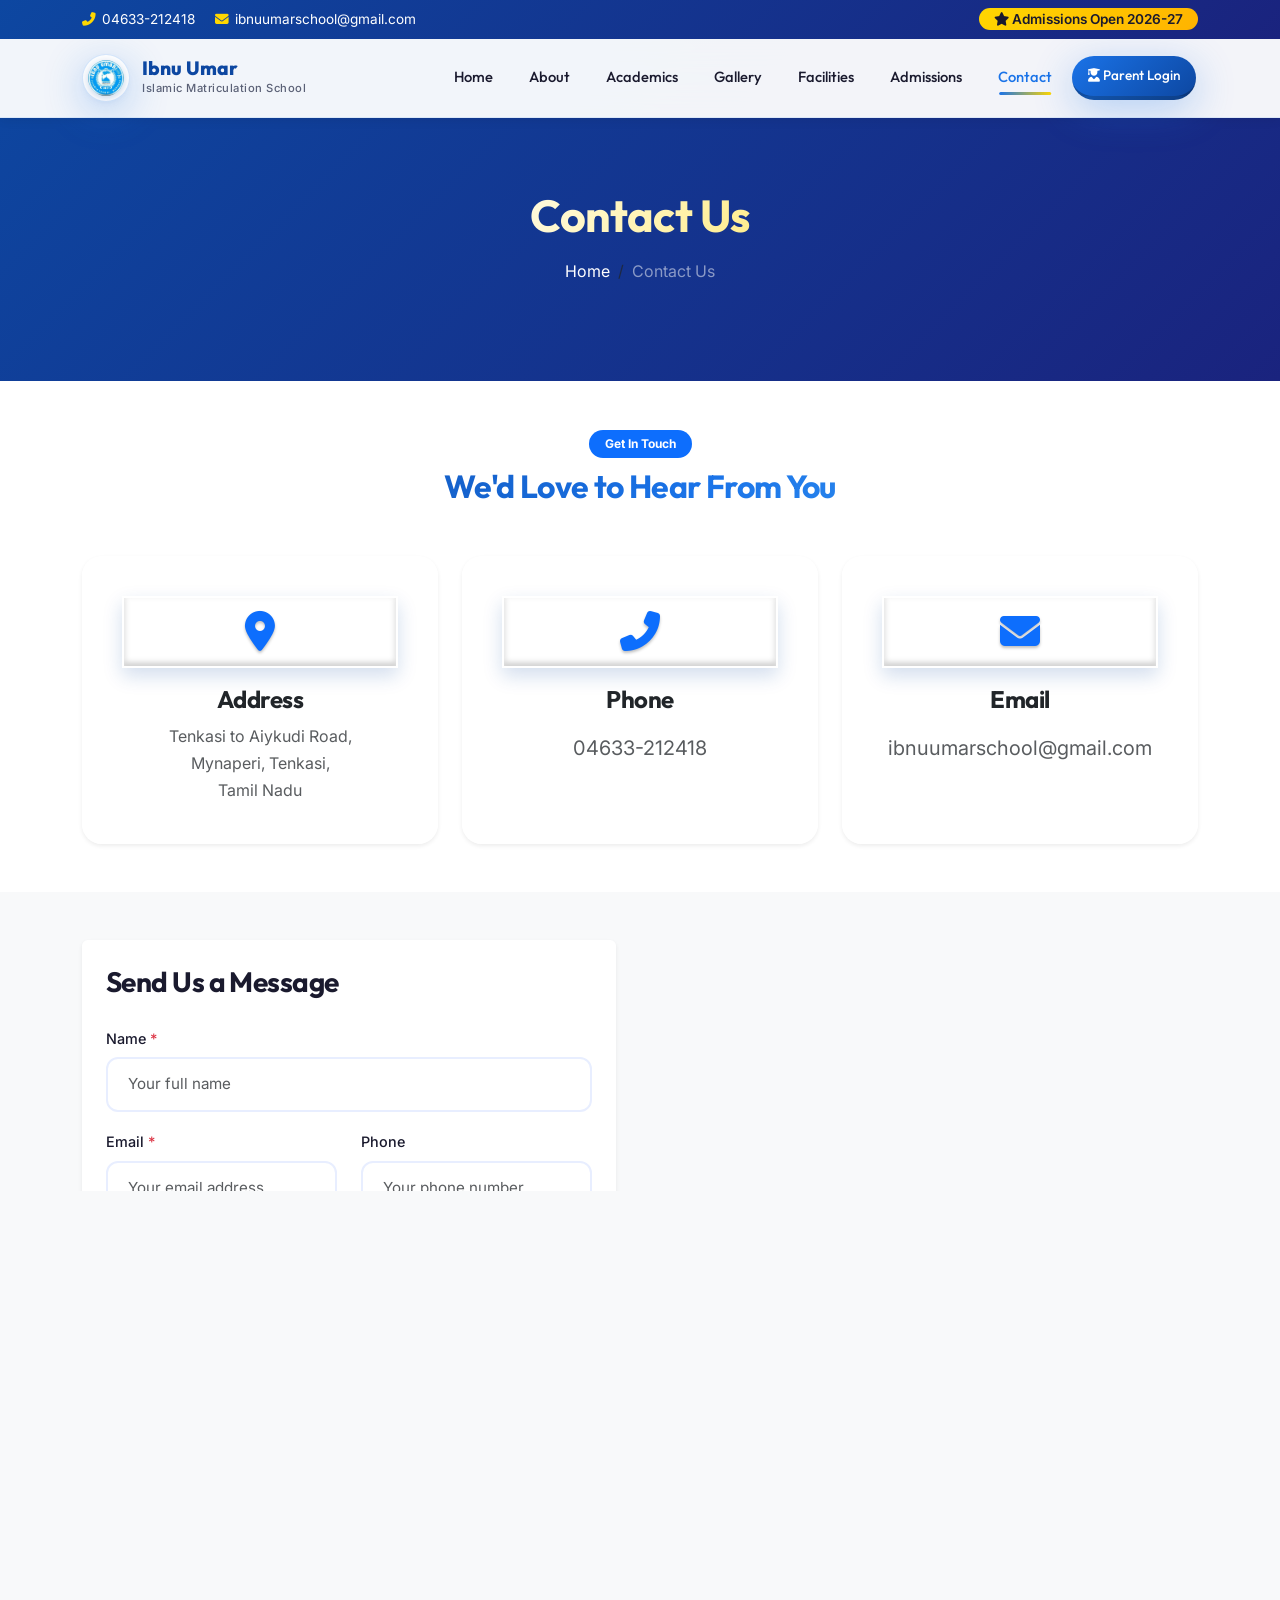
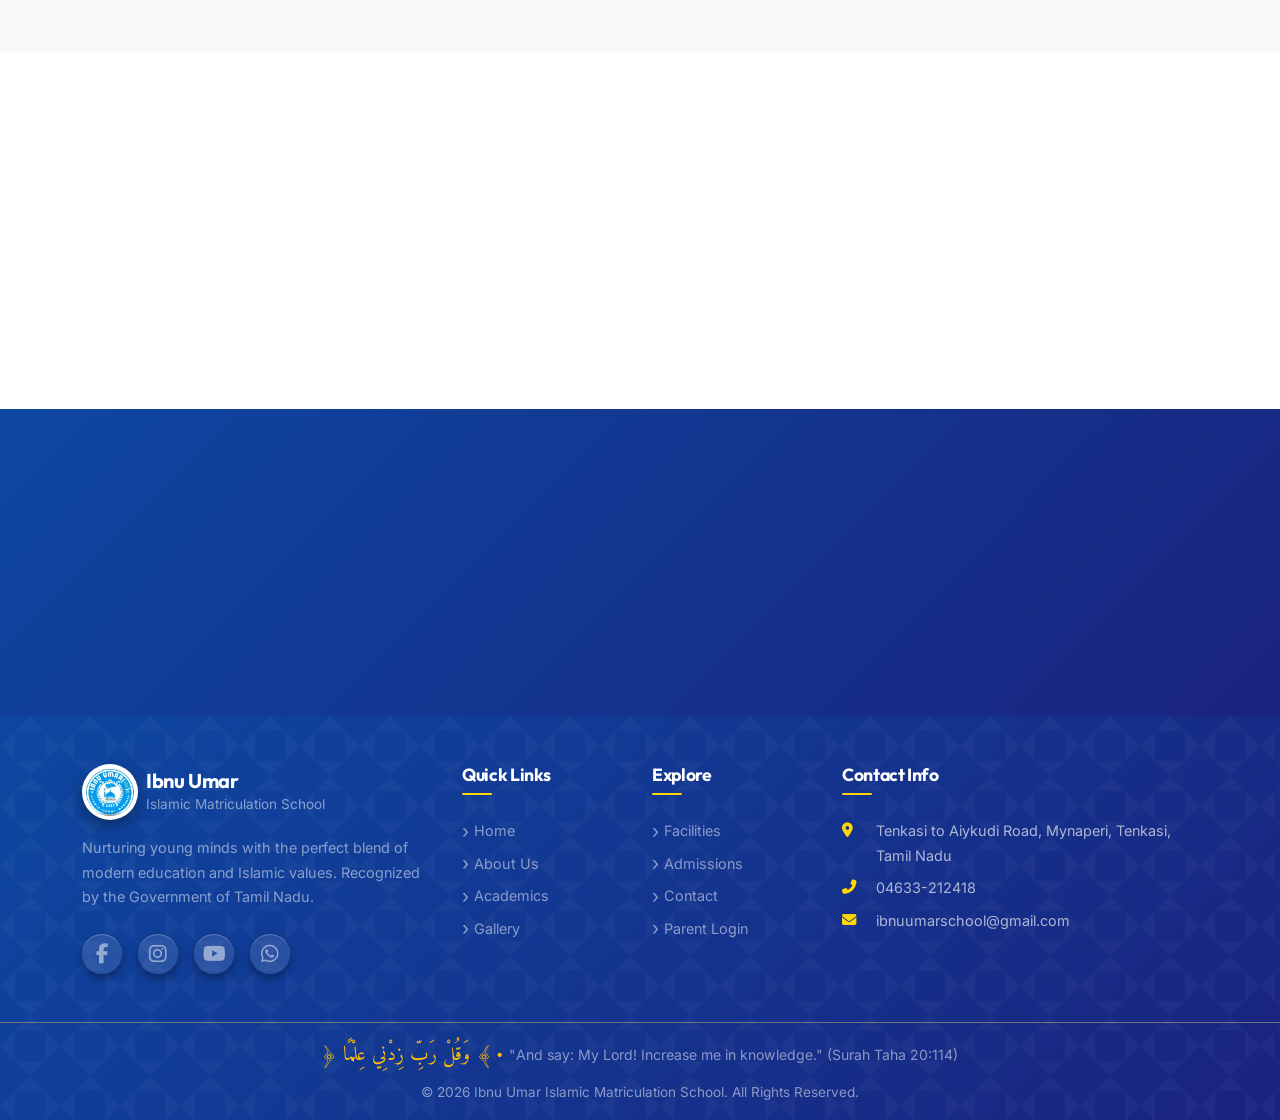
<file: contact.html>
<!DOCTYPE html>
<html lang="en">
<head>
    <meta charset="UTF-8">
    <meta name="viewport" content="width=device-width, initial-scale=1.0">
    <meta name="theme-color" content="#0d47a1">
    <link rel="icon" type="image/png" href="images/logo.png">
    <title>Contact Us - Ibnu Umar Islamic Matriculation School</title>
    <!-- Google Fonts -->
    <link rel="preconnect" href="https://fonts.googleapis.com">
    <link rel="preconnect" href="https://fonts.gstatic.com" crossorigin>
    <link href="https://fonts.googleapis.com/css2?family=Outfit:wght@400;500;600;700;800;900&family=Inter:wght@300;400;500;600&family=Amiri:wght@400;700&display=swap" rel="stylesheet">
    <!-- Font Awesome -->
    <link rel="stylesheet" href="https://cdnjs.cloudflare.com/ajax/libs/font-awesome/6.4.2/css/all.min.css">
    <!-- Bootstrap CSS -->
    <link href="https://cdn.jsdelivr.net/npm/bootstrap@5.3.2/dist/css/bootstrap.min.css" rel="stylesheet">
    <!-- AOS CSS -->
    <link href="https://cdn.jsdelivr.net/npm/aos@2.3.4/dist/aos.css" rel="stylesheet">
    <!-- Custom CSS -->
    <link rel="stylesheet" href="css/style.css">
</head>
<body>

    <!-- Preloader -->
    <div id="preloader" class="preloader">
        <img src="images/logo.png" alt="Ibnu Umar School Logo" class="preloader-logo" onerror="this.remove()">
        <p class="preloader-text">Ibnu Umar Islamic Matriculation School</p>
    </div>

    <!-- Top Bar -->
    <div class="top-bar">
        <div class="container">
            <div class="top-bar-content">
                <div class="top-bar-left">
                    <span><i class="fas fa-phone-alt"></i> 04633-212418</span>
                    <span><i class="fas fa-envelope"></i> ibnuumarschool@gmail.com</span>
                </div>
                <div class="top-bar-right">
                    <span class="admission-badge"><i class="fas fa-star"></i> Admissions Open 2026-27</span>
                </div>
            </div>
        </div>
    </div>

    <!-- Navbar -->
    <nav class="navbar navbar-expand-lg fixed-top" id="mainNavbar">
        <div class="container">
            <a class="navbar-brand" href="index.html">
                <div class="brand-wrapper">
                    <div class="brand-icon">
                        <img src="images/logo.png" alt="Ibnu Umar School Logo" class="brand-logo" onerror="this.remove()">
                    </div>
                    <div class="brand-text">
                        <span class="brand-name">Ibnu Umar</span>
                        <span class="brand-tagline">Islamic Matriculation School</span>
                    </div>
                </div>
            </a>
            <button class="navbar-toggler" type="button" data-bs-toggle="collapse" data-bs-target="#navbarNav">
                <span class="navbar-toggler-icon"></span>
            </button>
            <div class="collapse navbar-collapse" id="navbarNav">
                <ul class="navbar-nav ms-auto">
                    <li class="nav-item"><a class="nav-link" href="index.html">Home</a></li>
                    <li class="nav-item"><a class="nav-link" href="about.html">About</a></li>
                    <li class="nav-item"><a class="nav-link" href="academics.html">Academics</a></li>
                    <li class="nav-item"><a class="nav-link" href="gallery.html">Gallery</a></li>
                    <li class="nav-item"><a class="nav-link" href="facilities.html">Facilities</a></li>
                    <li class="nav-item"><a class="nav-link" href="admissions.html">Admissions</a></li>
                    <li class="nav-item"><a class="nav-link active" href="contact.html">Contact</a></li>
                    <li class="nav-item"><a class="nav-link btn-parent-login" href="https://ibnuumar.mspeducare.com/" target="_blank"><i class="fas fa-user-graduate"></i> Parent Login</a></li>
                </ul>
            </div>
        </div>
    </nav>

    <!-- Page Header Banner -->
    <section class="page-header bg-primary text-white">
        <div class="container text-center">
            <h1 class="display-4 fw-bold" data-aos="fade-down">Contact Us</h1>
            <nav aria-label="breadcrumb" data-aos="fade-up" data-aos-delay="100">
                <ol class="breadcrumb justify-content-center">
                    <li class="breadcrumb-item"><a href="index.html" class="text-white text-decoration-none">Home</a></li>
                    <li class="breadcrumb-item active text-white-50" aria-current="page">Contact Us</li>
                </ol>
            </nav>
        </div>
    </section>

    <!-- Contact Info Cards Section -->
    <section class="section-white py-5">
        <div class="container">
            <div class="text-center mb-5" data-aos="fade-up">
                <span class="badge bg-primary rounded-pill px-3 py-2 mb-2">Get In Touch</span>
                <h2 class="fw-bold">We'd Love to Hear From You</h2>
            </div>
            <div class="row g-4">
                <div class="col-lg-4 col-md-6" data-aos="fade-up" data-aos-delay="100">
                    <div class="card glass-card-white h-100 text-center p-4 border-0 shadow-sm">
                        <div class="card-body">
                            <div class="icon-wrapper mb-3 text-primary fs-1">
                                <i class="fas fa-map-marker-alt"></i>
                            </div>
                            <h4 class="card-title fw-bold">Address</h4>
                            <p class="card-text text-muted">Tenkasi to Aiykudi Road,<br>Mynaperi, Tenkasi,<br>Tamil Nadu</p>
                        </div>
                    </div>
                </div>
                <div class="col-lg-4 col-md-6" data-aos="fade-up" data-aos-delay="200">
                    <div class="card glass-card-white h-100 text-center p-4 border-0 shadow-sm">
                        <div class="card-body">
                            <div class="icon-wrapper mb-3 text-primary fs-1">
                                <i class="fas fa-phone-alt"></i>
                            </div>
                            <h4 class="card-title fw-bold">Phone</h4>
                            <p class="card-text text-muted mt-3 fs-5">04633-212418</p>
                        </div>
                    </div>
                </div>
                <div class="col-lg-4 col-md-6 offset-md-3 offset-lg-0" data-aos="fade-up" data-aos-delay="300">
                    <div class="card glass-card-white h-100 text-center p-4 border-0 shadow-sm">
                        <div class="card-body">
                            <div class="icon-wrapper mb-3 text-primary fs-1">
                                <i class="fas fa-envelope"></i>
                            </div>
                            <h4 class="card-title fw-bold">Email</h4>
                            <p class="card-text text-muted mt-3 fs-5">ibnuumarschool@gmail.com</p>
                        </div>
                    </div>
                </div>
            </div>
        </div>
    </section>

    <!-- Contact Form + Map Section -->
    <section class="section-light py-5 bg-light">
        <div class="container">
            <div class="row g-5 align-items-center">
                <!-- Left column: Contact form -->
                <div class="col-lg-6" data-aos="fade-right">
                    <div class="contact-form p-4 bg-white rounded shadow-sm" id="contactForm">
                        <h3 class="fw-bold mb-4">Send Us a Message</h3>
                        <form>
                            <div class="mb-3">
                                <label for="name" class="form-label">Name <span class="text-danger">*</span></label>
                                <input type="text" class="form-control" id="name" required placeholder="Your full name">
                            </div>
                            <div class="row mb-3">
                                <div class="col-md-6 mb-3 mb-md-0">
                                    <label for="email" class="form-label">Email <span class="text-danger">*</span></label>
                                    <input type="email" class="form-control" id="email" required placeholder="Your email address">
                                </div>
                                <div class="col-md-6">
                                    <label for="phone" class="form-label">Phone</label>
                                    <input type="tel" class="form-control" id="phone" placeholder="Your phone number">
                                </div>
                            </div>
                            <div class="mb-3">
                                <label for="subject" class="form-label">Subject</label>
                                <input type="text" class="form-control" id="subject" placeholder="What is this regarding?">
                            </div>
                            <div class="mb-4">
                                <label for="message" class="form-label">Message <span class="text-danger">*</span></label>
                                <textarea class="form-control" id="message" rows="5" required placeholder="Write your message here..."></textarea>
                            </div>
                            <button type="submit" class="btn btn-primary btn-primary-custom btn-glow w-100 py-2 fw-bold text-uppercase">Send Message</button>
                        </form>
                    </div>
                </div>
                <!-- Right column: Google Maps -->
                <div class="col-lg-6" data-aos="fade-left">
                    <div class="map-wrapper rounded overflow-hidden shadow-sm h-100" style="min-height: 450px;">
                        <iframe src="https://www.google.com/maps/embed?pb=!1m18!1m12!1m3!1d3944.8!2d77.1!3d8.96!2m3!1f0!2f0!3f0!3m2!1i1024!2i768!4f13.1!3m3!1m2!1s0x0%3A0x0!2zOcKwMCcwMCIgTiA3N8KwMCcwMCIgRQ!5e0!3m2!1sen!2sin!4v1" style="border:0;" allowfullscreen="" loading="lazy" referrerpolicy="no-referrer-when-downgrade"></iframe>
                    </div>
                </div>
            </div>
        </div>
    </section>

    <!-- Working Hours Section -->
    <section class="section-white py-5">
        <div class="container">
            <div class="row justify-content-center">
                <div class="col-lg-8 text-center" data-aos="zoom-in">
                    <div class="card bg-white border-0 shadow-sm p-5 rounded-4">
                        <h3 class="fw-bold mb-4"><i class="far fa-clock text-primary me-2"></i> Working Hours</h3>
                        <div class="row g-4">
                            <div class="col-md-6 border-end border-light-subtle">
                                <h5 class="fw-bold text-dark">School Hours</h5>
                                <ul class="list-unstyled text-muted mt-3 mb-0">
                                    <li class="mb-2"><strong>Monday - Friday:</strong> 8:30 AM - 4:00 PM</li>
                                    <li><strong>Saturday:</strong> 8:30 AM - 1:00 PM</li>
                                </ul>
                            </div>
                            <div class="col-md-6">
                                <h5 class="fw-bold text-dark">Office Hours</h5>
                                <ul class="list-unstyled text-muted mt-3 mb-0">
                                    <li><strong>Monday - Saturday:</strong> 9:00 AM - 5:00 PM</li>
                                </ul>
                            </div>
                        </div>
                    </div>
                </div>
            </div>
        </div>
    </section>

   
    <!-- CTA Section -->
    <section class="section-gradient bg-primary text-white py-5">
        <div class="container text-center py-4" data-aos="fade-up">
            <h2 class="fw-bold mb-3">Join Our Growing Community</h2>
            <p class="lead mb-4">Admissions are open for the academic year 2026-27. Enroll your child today.</p>
            <a href="admissions.html" class="btn btn-light btn-lg text-primary fw-bold px-5 rounded-pill shadow-sm">Apply Now</a>
        </div>
    </section>

    <!-- Footer -->
    <footer class="footer bg-dark text-white pt-5" id="footer">
        <div class="footer-pattern"></div>
        <div class="container">
            <div class="row g-4">
                <div class="col-lg-4 col-md-6">
                    <div class="footer-widget">
                        <div class="footer-brand d-flex align-items-center mb-3">
                            <img src="images/logo.png" alt="Ibnu Umar School Logo" class="footer-logo me-2" onerror="this.remove()">
                            <div>
                                <h3 class="h5 mb-0 fw-bold">Ibnu Umar</h3>
                                <p class="small mb-0 text-white-50">Islamic Matriculation School</p>
                            </div>
                        </div>
                        <p class="footer-desc text-white-50">Nurturing young minds with the perfect blend of modern education and Islamic values. Recognized by the Government of Tamil Nadu.</p>
                        <div class="footer-social d-flex gap-3 mt-4">
                            <a href="#" class="text-white-50 text-decoration-none fs-5 hover-warning"><i class="fab fa-facebook-f"></i></a>
                            <a href="#" class="text-white-50 text-decoration-none fs-5 hover-warning"><i class="fab fa-instagram"></i></a>
                            <a href="#" class="text-white-50 text-decoration-none fs-5 hover-warning"><i class="fab fa-youtube"></i></a>
                            <a href="#" class="text-white-50 text-decoration-none fs-5 hover-warning"><i class="fab fa-whatsapp"></i></a>
                        </div>
                    </div>
                </div>
                <div class="col-lg-2 col-md-6">
                    <div class="footer-widget">
                        <h4 class="h5 fw-bold mb-4">Quick Links</h4>
                        <ul class="footer-links list-unstyled">
                            <li class="mb-2"><a href="index.html" class="text-white-50 text-decoration-none hover-warning">Home</a></li>
                            <li class="mb-2"><a href="about.html" class="text-white-50 text-decoration-none hover-warning">About Us</a></li>
                            <li class="mb-2"><a href="academics.html" class="text-white-50 text-decoration-none hover-warning">Academics</a></li>
                            <li class="mb-2"><a href="gallery.html" class="text-white-50 text-decoration-none hover-warning">Gallery</a></li>
                        </ul>
                    </div>
                </div>
                <div class="col-lg-2 col-md-6">
                    <div class="footer-widget">
                        <h4 class="h5 fw-bold mb-4">Explore</h4>
                        <ul class="footer-links list-unstyled">
                            <li class="mb-2"><a href="facilities.html" class="text-white-50 text-decoration-none hover-warning">Facilities</a></li>
                            <li class="mb-2"><a href="admissions.html" class="text-white-50 text-decoration-none hover-warning">Admissions</a></li>
                            <li class="mb-2"><a href="contact.html" class="text-white-50 text-decoration-none hover-warning">Contact</a></li>
                            <li class="mb-2"><a href="https://ibnuumar.mspeducare.com/" target="_blank" class="text-white-50 text-decoration-none hover-warning">Parent Login</a></li>
                        </ul>
                    </div>
                </div>
                <div class="col-lg-4 col-md-6">
                    <div class="footer-widget">
                        <h4 class="h5 fw-bold mb-4">Contact Info</h4>
                        <div class="footer-contact text-white-50">
                            <p class="mb-2"><i class="fas fa-map-marker-alt me-2"></i> Tenkasi to Aiykudi Road, Mynaperi, Tenkasi, Tamil Nadu</p>
                            <p class="mb-2"><i class="fas fa-phone-alt me-2"></i> 04633-212418</p>
                            <p class="mb-0"><i class="fas fa-envelope me-2"></i> ibnuumarschool@gmail.com</p>
                        </div>
                    </div>
                </div>
            </div>
        </div>
        <div class="footer-bottom border-top border-secondary mt-5 py-3">
            <div class="container text-center">
                <div class="mb-2 text-warning" style="font-family: 'Amiri', serif; font-size: 1.25rem;">
                    ﴿ وَقُلْ رَبِّ زِدْنِي عِلْمًا ﴾ &bull; <span class="small text-white-50" style="font-family: var(--font-body); font-size: 0.88rem;">"And say: My Lord! Increase me in knowledge." (Surah Taha 20:114)</span>
                </div>
                <p class="mb-0 text-white-50">&copy; 2026 Ibnu Umar Islamic Matriculation School. All Rights Reserved.</p>
            </div>
        </div>
    </footer>

    <!-- Back to Top -->
    <button class="back-to-top btn btn-primary position-fixed bottom-0 end-0 m-4 rounded-circle shadow" id="backToTop" style="display: none; width: 40px; height: 40px; z-index: 1000;">
        <i class="fas fa-chevron-up"></i>
    </button>

    <!-- Bootstrap JS -->
    <script src="https://cdn.jsdelivr.net/npm/bootstrap@5.3.2/dist/js/bootstrap.bundle.min.js"></script>
    <!-- AOS JS -->
    <script src="https://cdn.jsdelivr.net/npm/aos@2.3.4/dist/aos.js"></script>
    <!-- Custom JS -->
    <script src="js/main.js"></script>
    <script>
        // Initialize AOS
        AOS.init({
            duration: 800,
            once: true,
            offset: 100
        });

        // Hide Preloader
        window.addEventListener('load', function() {
            const preloader = document.getElementById('preloader');
            if(preloader) {
                preloader.style.opacity = '0';
                setTimeout(() => preloader.style.display = 'none', 500);
            }
        });

        // Back to top button
        window.addEventListener('scroll', function() {
            const btn = document.getElementById('backToTop');
            if (window.scrollY > 300) {
                btn.style.display = 'block';
            } else {
                btn.style.display = 'none';
            }
        });
        document.getElementById('backToTop').addEventListener('click', function() {
            window.scrollTo({top: 0, behavior: 'smooth'});
        });
    </script>
</body>
</html>
</file>
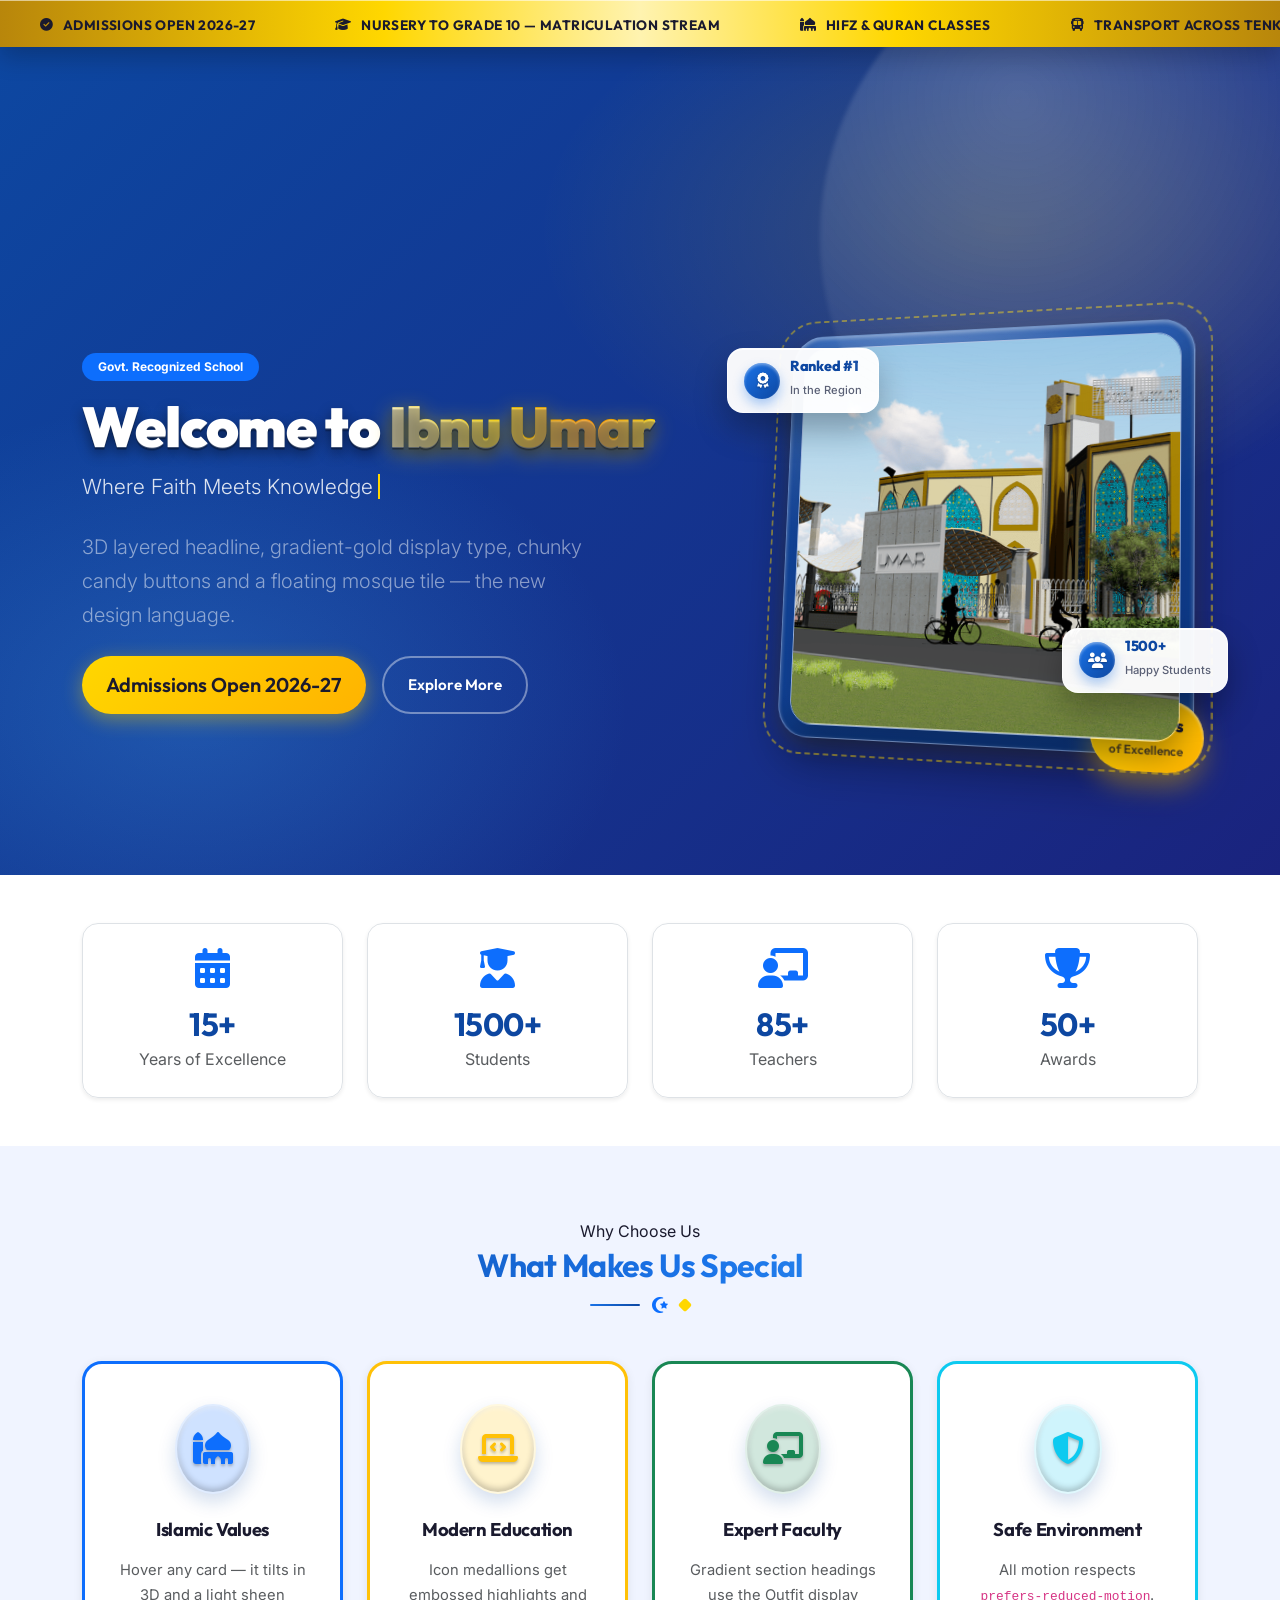
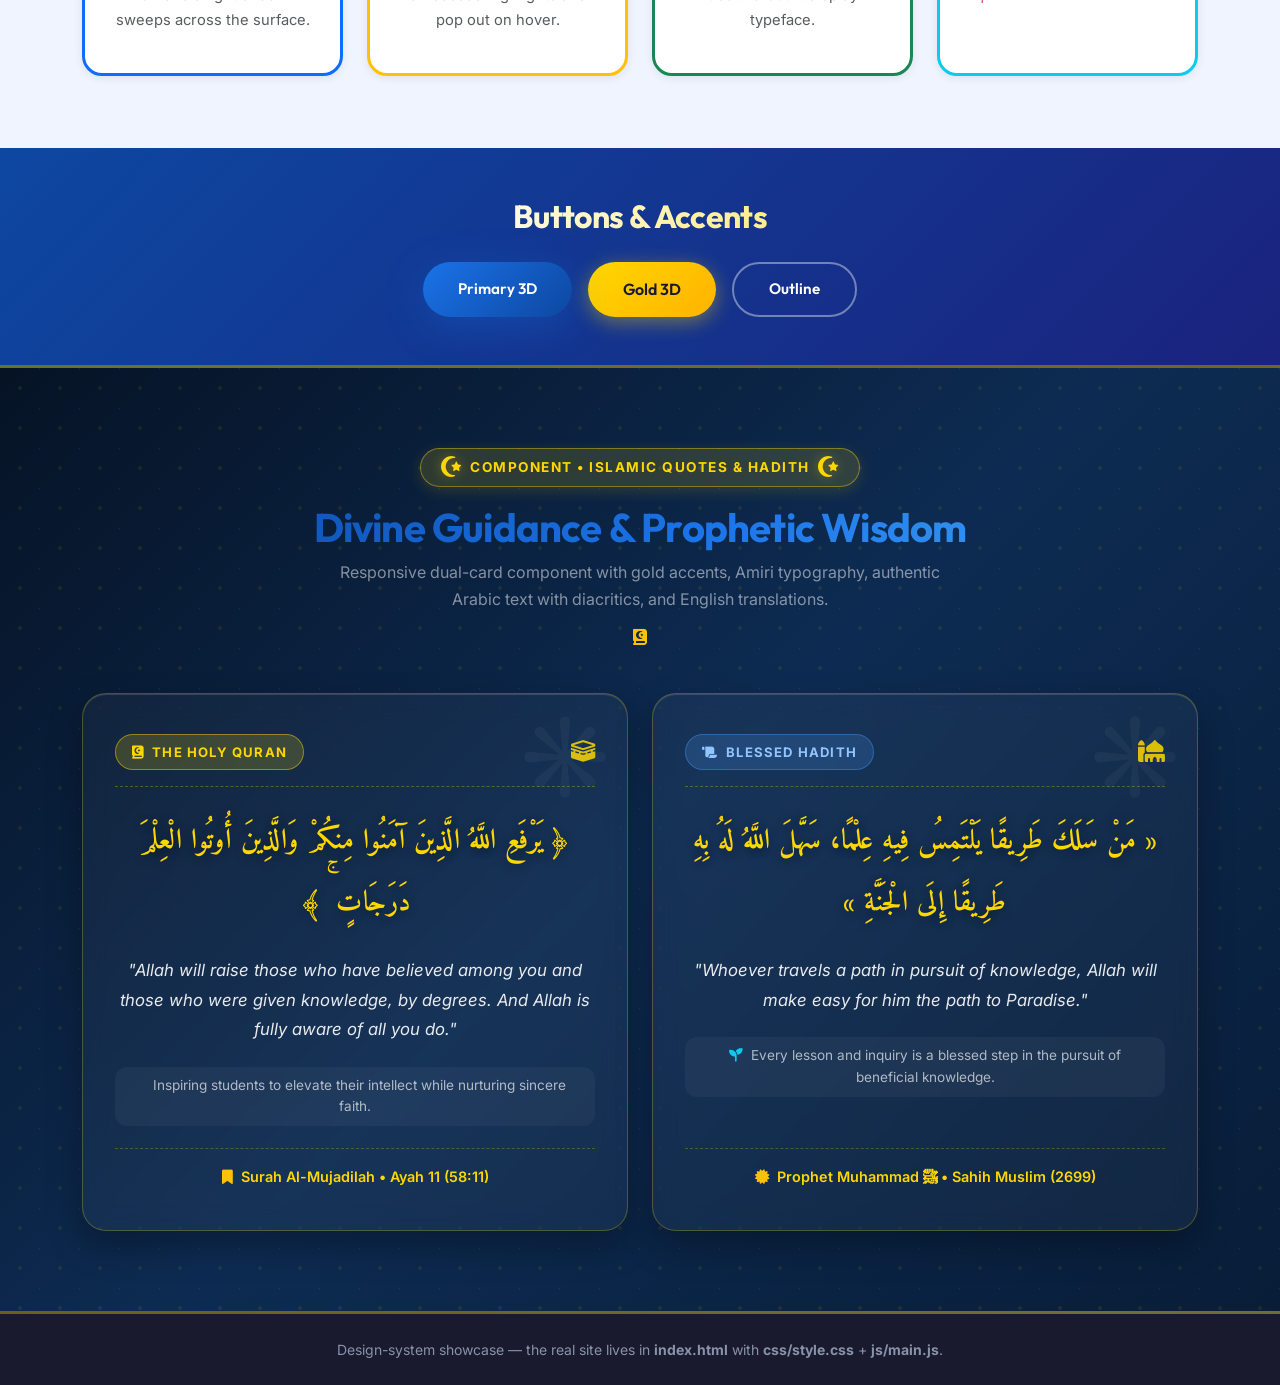
<file: design-system.html>
<!DOCTYPE html>
<html lang="en">
<head>
    <meta charset="UTF-8">
    <meta name="viewport" content="width=device-width, initial-scale=1.0">
    <title>Design System — Ibnu Umar Islamic Matriculation School</title>
    <link rel="preconnect" href="https://fonts.googleapis.com">
    <link rel="preconnect" href="https://fonts.gstatic.com" crossorigin>
    <link href="https://fonts.googleapis.com/css2?family=Outfit:wght@400;500;600;700;800;900&family=Inter:wght@300;400;500;600&family=Amiri:wght@400;700&display=swap" rel="stylesheet">
    <link rel="stylesheet" href="https://cdnjs.cloudflare.com/ajax/libs/font-awesome/6.4.2/css/all.min.css">
    <link href="https://cdn.jsdelivr.net/npm/bootstrap@5.3.2/dist/css/bootstrap.min.css" rel="stylesheet">
    <link rel="stylesheet" href="css/style.css">
    <style>
/* ---------- Design tokens (verbatim from css/style.css) ---------- */
:root {
    --primary: #1a73e8;
    --primary-dark: #0d47a1;
    --primary-light: #4a9af5;
    --accent: #ffd700;
    --accent-dark: #c7a600;
    --bg-white: #ffffff;
    --bg-light: #f0f4ff;
    --bg-soft: #e8eeff;
    --text-dark: #1a1a2e;
    --text-muted: #5a6075;
    --text-light: #8892a8;
    --gradient-1: linear-gradient(135deg, #1a73e8 0%, #0d47a1 100%);
    --gradient-2: linear-gradient(135deg, #0d47a1 0%, #1a237e 100%);
    --gradient-3: linear-gradient(135deg, #ffd700 0%, #ffb300 100%);
    --shadow-sm: 0 2px 10px rgba(0, 0, 0, 0.08);
    --shadow-md: 0 5px 25px rgba(0, 0, 0, 0.1);
    --shadow-lg: 0 10px 40px rgba(0, 0, 0, 0.12);
    --shadow-xl: 0 20px 60px rgba(0, 0, 0, 0.15);
    --shadow-blue: 0 10px 40px rgba(26, 115, 232, 0.3);
    --shadow-gold: 0 5px 20px rgba(255, 215, 0, 0.4);
    --radius-sm: 8px;
    --radius-md: 12px;
    --radius-lg: 20px;
    --radius-xl: 30px;
    --font-heading: 'Outfit', 'Poppins', sans-serif;
    --font-body: 'Inter', sans-serif;
    --font-quote: 'Amiri', Georgia, serif;
    --transition: all 0.3s cubic-bezier(0.4, 0, 0.2, 1);
    --transition-slow: all 0.6s cubic-bezier(0.4, 0, 0.2, 1);
}

*, *::before, *::after { margin: 0; padding: 0; box-sizing: border-box; }

body {
    font-family: var(--font-body);
    color: var(--text-dark);
    background: var(--bg-white);
    line-height: 1.7;
    overflow-x: hidden;
}

h1, h2, h3, h4, h5, h6 {
    font-family: var(--font-heading);
    font-weight: 700;
    line-height: 1.3;
    color: var(--text-dark);
    letter-spacing: -0.02em;
}

a { text-decoration: none; color: var(--primary); transition: var(--transition); }
a:hover { color: var(--primary-dark); }
img { max-width: 100%; height: auto; }

::-webkit-scrollbar { width: 10px; }
::-webkit-scrollbar-track { background: var(--bg-light); }
::-webkit-scrollbar-thumb { background: var(--primary); border-radius: 5px; }
::selection { background: var(--primary); color: white; }

/* ---------- Typography upgrades ---------- */
.text-gold {
    background: linear-gradient(92deg, #fff3b0 0%, var(--accent) 40%, #ff9800 75%, var(--accent) 100%);
    -webkit-background-clip: text;
    background-clip: text;
    -webkit-text-fill-color: transparent;
    color: transparent;
}

h2.fw-bold, .section-header h2 {
    background: linear-gradient(120deg, var(--primary-dark) 0%, var(--primary) 55%, #42a5f5 100%);
    -webkit-background-clip: text;
    background-clip: text;
    -webkit-text-fill-color: transparent;
    color: transparent;
}

.stat-item h2.fw-bold {
    background: none;
    -webkit-text-fill-color: currentColor;
    color: var(--primary-dark);
}

.headline-3d {
    font-family: var(--font-heading);
    font-weight: 900 !important; /* beat Bootstrap's .fw-bold utility */
    line-height: 1.08;
    text-shadow:
        0 1px 0 rgba(255, 255, 255, 0.25),
        0 2px 0 rgba(0, 0, 0, 0.22),
        0 3px 0 rgba(0, 0, 0, 0.18),
        0 6px 14px rgba(0, 0, 0, 0.45);
}

.headline-3d .text-gold {
    filter: drop-shadow(0 3px 10px rgba(255, 215, 0, 0.45));
}

.font-quote { font-family: var(--font-quote); font-size: 1.25em; line-height: 1.8; }

.typing-text {
    font-size: 1.3rem;
    color: rgba(255, 255, 255, 0.85);
    font-weight: 300;
    border-right: 2px solid var(--accent);
    padding-right: 5px;
    animation: blink-cursor 0.7s step-end infinite;
}

@keyframes blink-cursor {
    from, to { border-color: transparent; }
    50% { border-color: var(--accent); }
}

/* ---------- 3D scene primitives ---------- */
.scene-3d { perspective: 1200px; }

.tilt-3d {
    position: relative;
    transform-style: preserve-3d;
    transition: transform 0.45s cubic-bezier(0.22, 1, 0.36, 1);
    will-change: transform;
}

.tilt-3d.is-tilting { z-index: 5; box-shadow: var(--shadow-xl); }

.tilt-3d::after {
    content: '';
    position: absolute;
    inset: 0;
    border-radius: inherit;
    background: linear-gradient(115deg, transparent 30%, rgba(255, 255, 255, 0.45) 48%, rgba(255, 255, 255, 0.08) 52%, transparent 65%);
    opacity: 0;
    transition: opacity 0.45s ease;
    pointer-events: none;
    z-index: 1;
}

.tilt-3d:hover::after { opacity: 1; animation: sheen-sweep 0.9s ease forwards; }

@keyframes sheen-sweep {
    from { background-position: -120% 0; }
    to { background-position: 220% 0; }
}

/* ---------- 3D buttons ---------- */
.btn-primary-custom,
.btn-gold,
.btn-parent-login,
.cta-section .btn,
.back-to-top {
    border-bottom: 4px solid rgba(0, 0, 0, 0.25);
    transition: var(--transition);
}

.btn-primary-custom:hover,
.btn-gold:hover,
.back-to-top:hover {
    transform: translateY(-3px) !important;
    filter: brightness(1.08);
}

.btn-primary-custom:active,
.btn-gold:active,
.back-to-top:active {
    transform: translateY(1px) !important;
    border-bottom-width: 2px !important;
    margin-bottom: 2px;
}

.btn-gold { border-bottom-color: #b8860b; }

.btn-primary-custom {
    background: var(--gradient-1);
    color: white;
    padding: 14px 35px;
    border-radius: var(--radius-xl);
    font-family: var(--font-heading);
    font-weight: 600;
    font-size: 0.95rem;
    border: none;
    cursor: pointer;
    position: relative;
    overflow: hidden;
    display: inline-flex;
    align-items: center;
    gap: 8px;
    box-shadow: var(--shadow-blue);
}

.btn-primary-custom:hover { color: white; box-shadow: 0 15px 40px rgba(26, 115, 232, 0.4); }

.btn-outline-custom {
    background: transparent;
    color: white;
    padding: 14px 35px;
    border-radius: var(--radius-xl);
    font-family: var(--font-heading);
    font-weight: 600;
    font-size: 0.95rem;
    border: 2px solid rgba(255, 255, 255, 0.4);
    cursor: pointer;
    display: inline-flex;
    align-items: center;
    gap: 8px;
    transition: var(--transition);
}

.btn-outline-custom:hover {
    background: white;
    color: var(--primary-dark);
    border-color: white;
    transform: translateY(-3px);
}

.btn-gold {
    background: var(--gradient-3);
    color: var(--text-dark);
    padding: 14px 35px;
    border-radius: var(--radius-xl);
    font-family: var(--font-heading);
    font-weight: 600;
    border: none;
    cursor: pointer;
    display: inline-flex;
    align-items: center;
    gap: 8px;
    box-shadow: var(--shadow-gold);
}

.btn-gold:hover { color: var(--text-dark); box-shadow: 0 15px 40px rgba(255, 215, 0, 0.5); }

.btn-glow { animation: glow-pulse 2s ease-in-out infinite; }

@keyframes glow-pulse {
    0%, 100% { box-shadow: 0 0 5px rgba(26, 115, 232, 0.4), 0 0 10px rgba(26, 115, 232, 0.2); }
    50% { box-shadow: 0 0 20px rgba(26, 115, 232, 0.6), 0 0 40px rgba(26, 115, 232, 0.3); }
}

/* ---------- 3D icon medallions ---------- */
.icon-wrapper, .stat-icon, .feature-icon, .info-icon, .value-card .value-icon {
    border: 2px solid rgba(255, 255, 255, 0.35);
    box-shadow:
        inset 0 2px 4px rgba(255, 255, 255, 0.45),
        inset 0 -3px 6px rgba(0, 0, 0, 0.22),
        0 8px 18px rgba(13, 71, 161, 0.18);
    text-shadow: 0 2px 3px rgba(0, 0, 0, 0.25);
}

.icon-wrapper, .feature-icon {
    transition: transform 0.35s ease, box-shadow 0.35s ease, background 0.35s ease;
}

.feature-card:hover .icon-wrapper,
.feature-card:hover .feature-icon {
    transform: translateY(-6px) rotate(-6deg) scale(1.08);
}

/* ---------- Hero + mosque tile ---------- */
.hero-section {
    min-height: 92vh;
    display: flex;
    align-items: center;
    position: relative;
    overflow: hidden;
    background:
        radial-gradient(60% 55% at 78% 22%, rgba(255, 215, 0, 0.16), transparent 60%),
        radial-gradient(55% 60% at 15% 80%, rgba(66, 165, 243, 0.28), transparent 62%),
        var(--gradient-2);
}

.hero-section::after {
    content: '';
    position: absolute;
    width: 620px;
    height: 620px;
    border-radius: 50%;
    right: -160px;
    top: -120px;
    background: radial-gradient(circle at 32% 28%, rgba(255, 255, 255, 0.2), rgba(255, 255, 255, 0.04) 55%, transparent 70%);
    filter: blur(2px);
    pointer-events: none;
}

.hero-3d-art { position: relative; perspective: 1000px; }

.mosque-3d {
    position: relative;
    width: 100%;
    max-width: 420px;
    margin: 0 auto;
    aspect-ratio: 1 / 1;
    display: grid;
    place-items: center;
    border-radius: 32px;
    background:
        radial-gradient(120% 90% at 30% 15%, rgba(255, 255, 255, 0.28), rgba(255, 255, 255, 0) 45%),
        linear-gradient(145deg, rgba(26, 115, 232, 0.55), rgba(13, 71, 161, 0.85));
    border: 1px solid rgba(255, 255, 255, 0.35);
    box-shadow:
        inset 0 2px 4px rgba(255, 255, 255, 0.4),
        inset 0 -10px 24px rgba(0, 0, 0, 0.25),
        0 24px 48px rgba(0, 0, 0, 0.35),
        0 8px 24px rgba(255, 215, 0, 0.12);
    transform: rotateY(-14deg) rotateX(6deg);
    transition: transform 0.2s ease-out;
}

.mosque-3d .mosque-icon {
    font-size: 8rem;
    color: var(--accent);
    animation: mosque-icon-float 6s ease-in-out infinite;
    filter: drop-shadow(0 10px 18px rgba(0, 0, 0, 0.35)) drop-shadow(0 0 22px rgba(255, 215, 0, 0.35));
}

/* Real campus photo filling the 3D tile (icon stays behind as fallback) */
.mosque-photo {
    position: absolute;
    inset: 12px;
    width: calc(100% - 24px);
    height: calc(100% - 24px);
    object-fit: cover;
    border-radius: 24px;
    border: 1px solid rgba(255, 255, 255, 0.55);
    box-shadow: 0 14px 30px rgba(0, 0, 0, 0.35);
    z-index: 2;
}

@keyframes mosque-icon-float {
    0%, 100% { transform: translateY(0); }
    50% { transform: translateY(-12px); }
}

.mosque-3d .mosque-ring {
    position: absolute;
    inset: -18px;
    border: 2px dashed rgba(255, 215, 0, 0.45);
    border-radius: 40px;
    animation: mosque-ring-spin 14s linear infinite;
}

@keyframes mosque-ring-spin {
    to { transform: rotate(360deg); }
}

.mosque-3d .mosque-badge {
    position: absolute;
    bottom: -16px;
    right: -10px;
    background: linear-gradient(135deg, var(--accent), #ffb300);
    color: var(--text-dark);
    font-family: var(--font-heading);
    font-weight: 800;
    padding: 10px 18px;
    border-radius: 999px;
    box-shadow: 0 12px 24px rgba(255, 193, 7, 0.4), inset 0 2px 3px rgba(255, 255, 255, 0.6);
    animation: float 3s ease-in-out infinite;
}

.mosque-3d .mosque-badge small {
    display: block;
    font-weight: 600;
    font-size: 0.72rem;
    opacity: 0.75;
}

@keyframes float {
    0%, 100% { transform: translateY(0px); }
    50% { transform: translateY(-15px); }
}

.orbit-card {
    position: absolute;
    display: flex;
    align-items: center;
    gap: 10px;
    background: rgba(255, 255, 255, 0.96);
    border: 1px solid rgba(255, 255, 255, 0.7);
    padding: 10px 16px;
    border-radius: 16px;
    box-shadow: 0 16px 32px rgba(0, 0, 0, 0.28), inset 0 1px 0 rgba(255, 255, 255, 0.9);
    animation: float 4s ease-in-out infinite;
    z-index: 4;
}

.orbit-card i {
    width: 36px;
    height: 36px;
    display: grid;
    place-items: center;
    border-radius: 50%;
    background: var(--gradient-1);
    color: #fff;
    font-size: 0.95rem;
    box-shadow: inset 0 2px 3px rgba(255, 255, 255, 0.4), 0 6px 12px rgba(26, 115, 232, 0.35);
    text-shadow: 0 1px 2px rgba(0, 0, 0, 0.3);
}

.orbit-card h6 {
    margin: 0;
    font-weight: 800;
    font-size: 0.9rem;
    color: var(--primary-dark);
    line-height: 1.1;
}

.orbit-card small { color: var(--text-muted); font-size: 0.7rem; font-weight: 500; }

.orbit-card.orbit-1 { top: 6%; left: -34px; animation-delay: 0.6s; }
.orbit-card.orbit-2 { bottom: 12%; right: -30px; animation-delay: 1.4s; }

/* ---------- Section pieces ---------- */
.section-light { background: var(--bg-light); }
.section-gradient { background: var(--gradient-2); color: white; }

.section-header { text-align: center; margin-bottom: 60px; position: relative; }

.section-header .section-badge {
    display: inline-block;
    background: rgba(26, 115, 232, 0.1);
    color: var(--primary);
    padding: 5px 18px;
    border-radius: var(--radius-xl);
    font-size: 0.8rem;
    font-weight: 600;
    margin-bottom: 15px;
    letter-spacing: 2px;
    text-transform: uppercase;
}

.section-header h2 { font-size: 2.5rem; font-weight: 800; margin-bottom: 15px; }

.section-gradient .section-badge { background: rgba(255, 215, 0, 0.2); color: var(--accent); }
.section-gradient h2.fw-bold {
    background: linear-gradient(120deg, #fff 30%, var(--accent) 100%);
    -webkit-background-clip: text;
    background-clip: text;
    -webkit-text-fill-color: transparent;
    color: transparent;
}

.islamic-divider {
    display: flex;
    align-items: center;
    justify-content: center;
    gap: 12px;
    margin: 10px auto 0;
    width: fit-content;
}

.islamic-divider .line { width: 50px; height: 2px; background: var(--gradient-1); border-radius: 2px; }
.islamic-divider .diamond { width: 10px; height: 10px; background: var(--accent); transform: rotate(45deg); border-radius: 2px; }

.stat-item {
    transform-style: preserve-3d;
    transition: var(--transition-slow);
}

.stat-item:hover { transform: translateY(-8px) rotateX(6deg); }

.stat-item .counter, .stat-item .stat-number {
    font-family: var(--font-heading);
    text-shadow: 0 2px 0 rgba(255, 255, 255, 0.8), 0 4px 10px rgba(13, 71, 161, 0.25);
}

.feature-card {
    background: white;
    border-radius: var(--radius-lg);
    padding: 40px 30px;
    text-align: center;
    box-shadow: var(--shadow-sm);
    transition: var(--transition);
    position: relative;
    overflow: hidden;
    border: 1px solid rgba(26, 115, 232, 0.08);
    border-bottom-width: 3px;
    height: 100%;
}

.feature-card::before {
    content: '';
    position: absolute;
    top: 0;
    left: 0;
    width: 100%;
    height: 4px;
    background: var(--gradient-1);
    transform: scaleX(0);
    transition: var(--transition);
}

.feature-card:hover::before { transform: scaleX(1); }
.feature-card:hover { transform: translateY(-10px); box-shadow: var(--shadow-lg); }

.feature-card::after {
    content: '';
    position: absolute;
    inset: 0;
    border-radius: inherit;
    background: linear-gradient(180deg, rgba(255, 255, 255, 0.12), transparent 38%);
    pointer-events: none;
}

.feature-icon {
    width: 80px;
    height: 80px;
    margin: 0 auto 20px;
    background: var(--bg-soft);
    border-radius: var(--radius-md);
    display: flex;
    align-items: center;
    justify-content: center;
    font-size: 2rem;
    color: var(--primary);
}

.feature-card:hover .feature-icon {
    background: var(--gradient-1);
    color: white;
    box-shadow: var(--shadow-blue);
    border-radius: 50%;
}

.feature-card h4 { font-size: 1.15rem; margin-bottom: 12px; font-weight: 700; }
.feature-card p { color: var(--text-muted); font-size: 0.92rem; line-height: 1.7; }

/* ---------- Marquee ribbon ---------- */
.ribbon-marquee {
    position: relative;
    z-index: 6;
    overflow: hidden;
    background: linear-gradient(90deg, #b8860b, var(--accent) 30%, #fff3b0 50%, var(--accent) 70%, #b8860b);
    color: var(--text-dark);
    padding: 10px 0;
    font-family: var(--font-heading);
    font-weight: 700;
    letter-spacing: 0.4px;
    box-shadow: 0 10px 24px rgba(0, 0, 0, 0.22), inset 0 1px 0 rgba(255, 255, 255, 0.55);
}

.ribbon-marquee .marquee-track {
    display: inline-flex;
    white-space: nowrap;
    animation: marquee-scroll 26s linear infinite;
    will-change: transform;
}

.ribbon-marquee .marquee-track span {
    padding: 0 2.5rem;
    text-transform: uppercase;
    font-size: 0.85rem;
    display: inline-flex;
    align-items: center;
    gap: 0.6rem;
}

.ribbon-marquee .marquee-track span i { font-size: 0.8rem; }

@keyframes marquee-scroll {
    from { transform: translateX(0); }
    to { transform: translateX(-50%); }
}

/* ---------- School logo ---------- */
.brand-icon {
    background: #ffffff;
    border: 1px solid rgba(26, 115, 232, 0.18);
}

.brand-logo {
    width: 80%;
    height: 80%;
    object-fit: contain;
    border-radius: 50%;
    filter: drop-shadow(0 2px 4px rgba(13, 71, 161, 0.25));
}

.preloader-logo {
    width: 90px;
    height: 90px;
    object-fit: contain;
    margin-bottom: 12px;
    animation: preloader-pulse 1.6s ease-in-out infinite;
    filter: drop-shadow(0 6px 14px rgba(13, 71, 161, 0.35));
}

@keyframes preloader-pulse {
    0%, 100% { transform: scale(1); opacity: 1; }
    50% { transform: scale(1.08); opacity: 0.85; }
}

.footer-logo {
    width: 56px;
    height: 56px;
    object-fit: contain;
    background: #ffffff;
    border-radius: 50%;
    padding: 4px;
    box-shadow: 0 6px 16px rgba(0, 0, 0, 0.35);
}

/* ---------- Accessibility & responsive ---------- */
a:focus-visible, button:focus-visible {
    outline: 3px solid rgba(26, 115, 232, 0.55);
    outline-offset: 3px;
    border-radius: 6px;
}

@media (prefers-reduced-motion: reduce) {
    .mosque-3d, .mosque-3d .mosque-ring, .mosque-3d .mosque-badge,
    .orbit-card, .ribbon-marquee .marquee-track { animation: none !important; }
    .tilt-3d { transition: none; }
}

@media (max-width: 991px) {
    .mosque-3d { max-width: 320px; }
    .mosque-3d .mosque-icon { font-size: 5.5rem; }
    .orbit-card.orbit-1, .orbit-card.orbit-2 { left: 8px; right: auto; }
    .orbit-card.orbit-2 { left: auto; right: 8px; }
}

@media (max-width: 575px) {
    .mosque-3d { max-width: 250px; border-radius: 24px; }
    .mosque-3d .mosque-icon { font-size: 4.2rem; }
    .headline-3d {
        text-shadow:
            0 1px 0 rgba(255, 255, 255, 0.25),
            0 2px 0 rgba(0, 0, 0, 0.22),
            0 6px 14px rgba(0, 0, 0, 0.45);
    }
    .orbit-card { padding: 8px 12px; }
    .orbit-card h6 { font-size: 0.8rem; }
    .orbit-card i { width: 30px; height: 30px; font-size: 0.8rem; }
}
    </style>
</head>
<body>

    <!-- Announcement ribbon -->
    <div class="ribbon-marquee">
        <div class="marquee-track">
            <span><i class="fas fa-circle-check"></i> Admissions Open 2026-27</span>
            <span><i class="fas fa-graduation-cap"></i> Nursery to Grade 10 — Matriculation Stream</span>
            <span><i class="fas fa-mosque"></i> Hifz &amp; Quran Classes</span>
            <span><i class="fas fa-bus"></i> Transport Across Tenkasi</span>
            <span><i class="fas fa-flask"></i> Smart Classrooms &amp; Science Labs</span>
            <span><i class="fas fa-circle-check"></i> Admissions Open 2026-27</span>
            <span><i class="fas fa-graduation-cap"></i> Nursery to Grade 10 — Matriculation Stream</span>
            <span><i class="fas fa-mosque"></i> Hifz &amp; Quran Classes</span>
            <span><i class="fas fa-bus"></i> Transport Across Tenkasi</span>
            <span><i class="fas fa-flask"></i> Smart Classrooms &amp; Science Labs</span>
        </div>
    </div>

    <!-- Hero -->
    <header class="hero-section">
        <div class="container py-5">
            <div class="row align-items-center g-5">
                <div class="col-lg-7">
                    <span class="badge bg-primary rounded-pill mb-3 px-3 py-2">Govt. Recognized School</span>
                    <h1 class="display-4 fw-bold text-white mb-2 headline-3d">Welcome to <span class="text-gold">Ibnu Umar</span></h1>
                    <div class="mb-4 text-white fs-4"><span class="typing-text">Where Faith Meets Knowledge</span></div>
                    <p class="lead text-white-50 mb-4" style="max-width: 500px;">3D layered headline, gradient-gold display type, chunky candy buttons and a floating mosque tile — the new design language.</p>
                    <div class="d-flex gap-3 flex-wrap">
                        <a href="#" class="btn btn-gold btn-glow btn-lg px-4 rounded-pill">Admissions Open 2026-27</a>
                        <a href="#" class="btn btn-outline-custom btn-lg px-4 rounded-pill">Explore More</a>
                    </div>
                </div>
                <div class="col-lg-5">
                    <div class="hero-3d-art scene-3d">
                        <div class="mosque-3d" id="heroMosque">
                            <span class="mosque-ring"></span>
                            <i class="fas fa-mosque mosque-icon"></i>
                            <img src="images/campus.png" alt="School Campus" class="mosque-photo" onerror="this.remove()">
                            <div class="mosque-badge">15+ Years <small>of Excellence</small></div>
                        </div>
                        <div class="orbit-card orbit-1">
                            <i class="fas fa-award"></i>
                            <div><h6>Ranked #1</h6><small>In the Region</small></div>
                        </div>
                        <div class="orbit-card orbit-2">
                            <i class="fas fa-users"></i>
                            <div><h6>1500+</h6><small>Happy Students</small></div>
                        </div>
                    </div>
                </div>
            </div>
        </div>
    </header>

    <!-- Stats -->
    <section class="py-5 bg-white">
        <div class="container">
            <div class="row g-4 text-center">
                <div class="col-6 col-md-3">
                    <div class="stat-item tilt-3d p-4 rounded-4 shadow-sm h-100 border">
                        <i class="fas fa-calendar-alt fs-1 text-primary mb-3"></i>
                        <h2 class="fw-bold mb-0">15+</h2>
                        <p class="text-muted mb-0">Years of Excellence</p>
                    </div>
                </div>
                <div class="col-6 col-md-3">
                    <div class="stat-item tilt-3d p-4 rounded-4 shadow-sm h-100 border">
                        <i class="fas fa-user-graduate fs-1 text-primary mb-3"></i>
                        <h2 class="fw-bold mb-0">1500+</h2>
                        <p class="text-muted mb-0">Students</p>
                    </div>
                </div>
                <div class="col-6 col-md-3">
                    <div class="stat-item tilt-3d p-4 rounded-4 shadow-sm h-100 border">
                        <i class="fas fa-chalkboard-teacher fs-1 text-primary mb-3"></i>
                        <h2 class="fw-bold mb-0">85+</h2>
                        <p class="text-muted mb-0">Teachers</p>
                    </div>
                </div>
                <div class="col-6 col-md-3">
                    <div class="stat-item tilt-3d p-4 rounded-4 shadow-sm h-100 border">
                        <i class="fas fa-trophy fs-1 text-primary mb-3"></i>
                        <h2 class="fw-bold mb-0">50+</h2>
                        <p class="text-muted mb-0">Awards</p>
                    </div>
                </div>
            </div>
        </div>
    </section>

    <!-- Feature cards -->
    <section class="section-light py-5">
        <div class="container py-4">
            <div class="text-center mb-5">
                <span class="section-badge">Why Choose Us</span>
                <h2 class="fw-bold">What Makes Us Special</h2>
                <div class="islamic-divider"><span class="line"></span><i class="fas fa-star-and-crescent text-primary"></i><span class="diamond"></span></div>
            </div>
            <div class="row g-4">
                <div class="col-md-6 col-lg-3">
                    <div class="feature-card tilt-3d bg-white text-center h-100 border-bottom border-primary border-3">
                        <div class="icon-wrapper bg-primary-subtle text-primary rounded-circle p-3 d-inline-block mb-4 fs-2"><i class="fas fa-mosque"></i></div>
                        <h4 class="fw-bold mb-3">Islamic Values</h4>
                        <p class="text-muted mb-0">Hover any card — it tilts in 3D and a light sheen sweeps across the surface.</p>
                    </div>
                </div>
                <div class="col-md-6 col-lg-3">
                    <div class="feature-card tilt-3d bg-white text-center h-100 border-bottom border-warning border-3">
                        <div class="icon-wrapper bg-warning-subtle text-warning rounded-circle p-3 d-inline-block mb-4 fs-2"><i class="fas fa-laptop-code"></i></div>
                        <h4 class="fw-bold mb-3">Modern Education</h4>
                        <p class="text-muted mb-0">Icon medallions get embossed highlights and pop out on hover.</p>
                    </div>
                </div>
                <div class="col-md-6 col-lg-3">
                    <div class="feature-card tilt-3d bg-white text-center h-100 border-bottom border-success border-3">
                        <div class="icon-wrapper bg-success-subtle text-success rounded-circle p-3 d-inline-block mb-4 fs-2"><i class="fas fa-chalkboard-teacher"></i></div>
                        <h4 class="fw-bold mb-3">Expert Faculty</h4>
                        <p class="text-muted mb-0">Gradient section headings use the Outfit display typeface.</p>
                    </div>
                </div>
                <div class="col-md-6 col-lg-3">
                    <div class="feature-card tilt-3d bg-white text-center h-100 border-bottom border-info border-3">
                        <div class="icon-wrapper bg-info-subtle text-info rounded-circle p-3 d-inline-block mb-4 fs-2"><i class="fas fa-shield-halved"></i></div>
                        <h4 class="fw-bold mb-3">Safe Environment</h4>
                        <p class="text-muted mb-0">All motion respects <code>prefers-reduced-motion</code>.</p>
                    </div>
                </div>
            </div>
        </div>
    </section>

    <!-- Buttons on gradient -->
    <section class="section-gradient py-5 text-center">
        <div class="container">
            <h2 class="fw-bold mb-4">Buttons &amp; Accents</h2>
            <div class="d-flex gap-3 justify-content-center flex-wrap">
                <a href="#" class="btn btn-primary-custom">Primary 3D</a>
                <a href="#" class="btn btn-gold">Gold 3D</a>
                <a href="#" class="btn btn-outline-custom">Outline</a>
            </div>
        </div>
    </section>

    <!-- Quran & Hadith Showcase Component -->
    <section class="islamic-inspiration-section theme-dark">
        <div class="islamic-pattern-bg"></div>
        <div class="container position-relative" style="z-index: 1;">
            <div class="text-center mb-5">
                <div class="islamic-section-badge mb-3">
                    <i class="fas fa-star-and-crescent islamic-ornament-icon"></i>
                    <span>Component • Islamic Quotes &amp; Hadith</span>
                    <i class="fas fa-star-and-crescent islamic-ornament-icon"></i>
                </div>
                <h2 class="display-6 fw-bold text-white mb-2">Divine Guidance &amp; Prophetic Wisdom</h2>
                <p class="text-white-50 mx-auto" style="max-width: 650px;">Responsive dual-card component with gold accents, Amiri typography, authentic Arabic text with diacritics, and English translations.</p>
                <div class="islamic-divider mx-auto my-3"><i class="fas fa-quran text-warning"></i></div>
            </div>
            
            <div class="row g-4 align-items-stretch">
                <div class="col-lg-6">
                    <div class="islamic-quote-card">
                        <div>
                            <div class="quote-card-header">
                                <span class="quote-type-pill quran-pill">
                                    <i class="fas fa-book-quran"></i> The Holy Quran
                                </span>
                                <i class="fas fa-kaaba quote-card-meta-icon"></i>
                            </div>
                            <div class="arabic-verse-text" lang="ar" dir="rtl">
                                ﴿ يَرْفَعِ اللَّهُ الَّذِينَ آمَنُوا مِنكُمْ وَالَّذِينَ أُوتُوا الْعِلْمَ دَرَجَاتٍ ۚ ﴾
                            </div>
                            <p class="english-translation">
                                "Allah will raise those who have believed among you and those who were given knowledge, by degrees. And Allah is fully aware of all you do."
                            </p>
                            <div class="quote-context-note">
                                <i class="fas fa-sparkles text-warning me-1"></i> Inspiring students to elevate their intellect while nurturing sincere faith.
                            </div>
                        </div>
                        <div class="quote-card-footer">
                            <i class="fas fa-bookmark text-warning"></i>
                            <span>Surah Al-Mujadilah • Ayah 11 (58:11)</span>
                        </div>
                    </div>
                </div>

                <div class="col-lg-6">
                    <div class="islamic-quote-card">
                        <div>
                            <div class="quote-card-header">
                                <span class="quote-type-pill hadith-pill">
                                    <i class="fas fa-scroll"></i> Blessed Hadith
                                </span>
                                <i class="fas fa-mosque quote-card-meta-icon"></i>
                            </div>
                            <div class="arabic-verse-text" lang="ar" dir="rtl">
                                « مَنْ سَلَكَ طَرِيقًا يَلْتَمِسُ فِيهِ عِلْمًا، سَهَّلَ اللَّهُ لَهُ بِهِ طَرِيقًا إِلَى الْجَنَّةِ »
                            </div>
                            <p class="english-translation">
                                "Whoever travels a path in pursuit of knowledge, Allah will make easy for him the path to Paradise."
                            </p>
                            <div class="quote-context-note">
                                <i class="fas fa-seedling text-info me-1"></i> Every lesson and inquiry is a blessed step in the pursuit of beneficial knowledge.
                            </div>
                        </div>
                        <div class="quote-card-footer">
                            <i class="fas fa-certificate text-warning"></i>
                            <span>Prophet Muhammad ﷺ • Sahih Muslim (2699)</span>
                        </div>
                    </div>
                </div>
            </div>
        </div>
    </section>

    <footer class="py-4 text-center" style="background: #1a1a2e; color: #8892a8;">
        <p class="mb-0 small">Design-system showcase — the real site lives in <strong>index.html</strong> with <strong>css/style.css</strong> + <strong>js/main.js</strong>.</p>
    </footer>

    <script src="https://cdn.jsdelivr.net/npm/bootstrap@5.3.2/dist/js/bootstrap.bundle.min.js"></script>
    <script>
    document.addEventListener('DOMContentLoaded', () => {
        const finePointer = window.matchMedia('(hover: hover) and (pointer: fine)').matches;
        const reduceMotion = window.matchMedia('(prefers-reduced-motion: reduce)').matches;

        // 3D tilt on cards
        document.querySelectorAll('.tilt-3d').forEach(card => {
            if (!finePointer || reduceMotion) return;
            card.addEventListener('mousemove', (e) => {
                const rect = card.getBoundingClientRect();
                const px = (e.clientX - rect.left) / rect.width;
                const py = (e.clientY - rect.top) / rect.height;
                const rotY = (px - 0.5) * 14;
                const rotX = (0.5 - py) * 12;
                card.classList.add('is-tilting');
                card.style.transform = `rotateX(${rotX.toFixed(2)}deg) rotateY(${rotY.toFixed(2)}deg) translateZ(14px)`;
            });
            card.addEventListener('mouseleave', () => {
                card.classList.remove('is-tilting');
                card.style.transform = 'rotateX(0deg) rotateY(0deg) translateZ(0)';
            });
        });

        // Hero parallax
        const heroArt = document.querySelector('.mosque-3d');
        const heroHeadline = document.querySelector('.headline-3d');
        if (heroArt && finePointer && !reduceMotion) {
            const hero = heroArt.closest('.hero-section');
            hero.addEventListener('mousemove', (e) => {
                const rect = hero.getBoundingClientRect();
                const px = (e.clientX - rect.left) / rect.width - 0.5;
                const py = (e.clientY - rect.top) / rect.height - 0.5;
                heroArt.style.transform = `rotateY(${-14 + px * 10}deg) rotateX(${6 - py * 8}deg)`;
                if (heroHeadline) heroHeadline.style.transform = `translate3d(${px * -10}px, ${py * -6}px, 0)`;
            });
            hero.addEventListener('mouseleave', () => {
                heroArt.style.transform = '';
                if (heroHeadline) heroHeadline.style.transform = '';
            });
        }
    });
    </script>
</body>
</html>
</file>
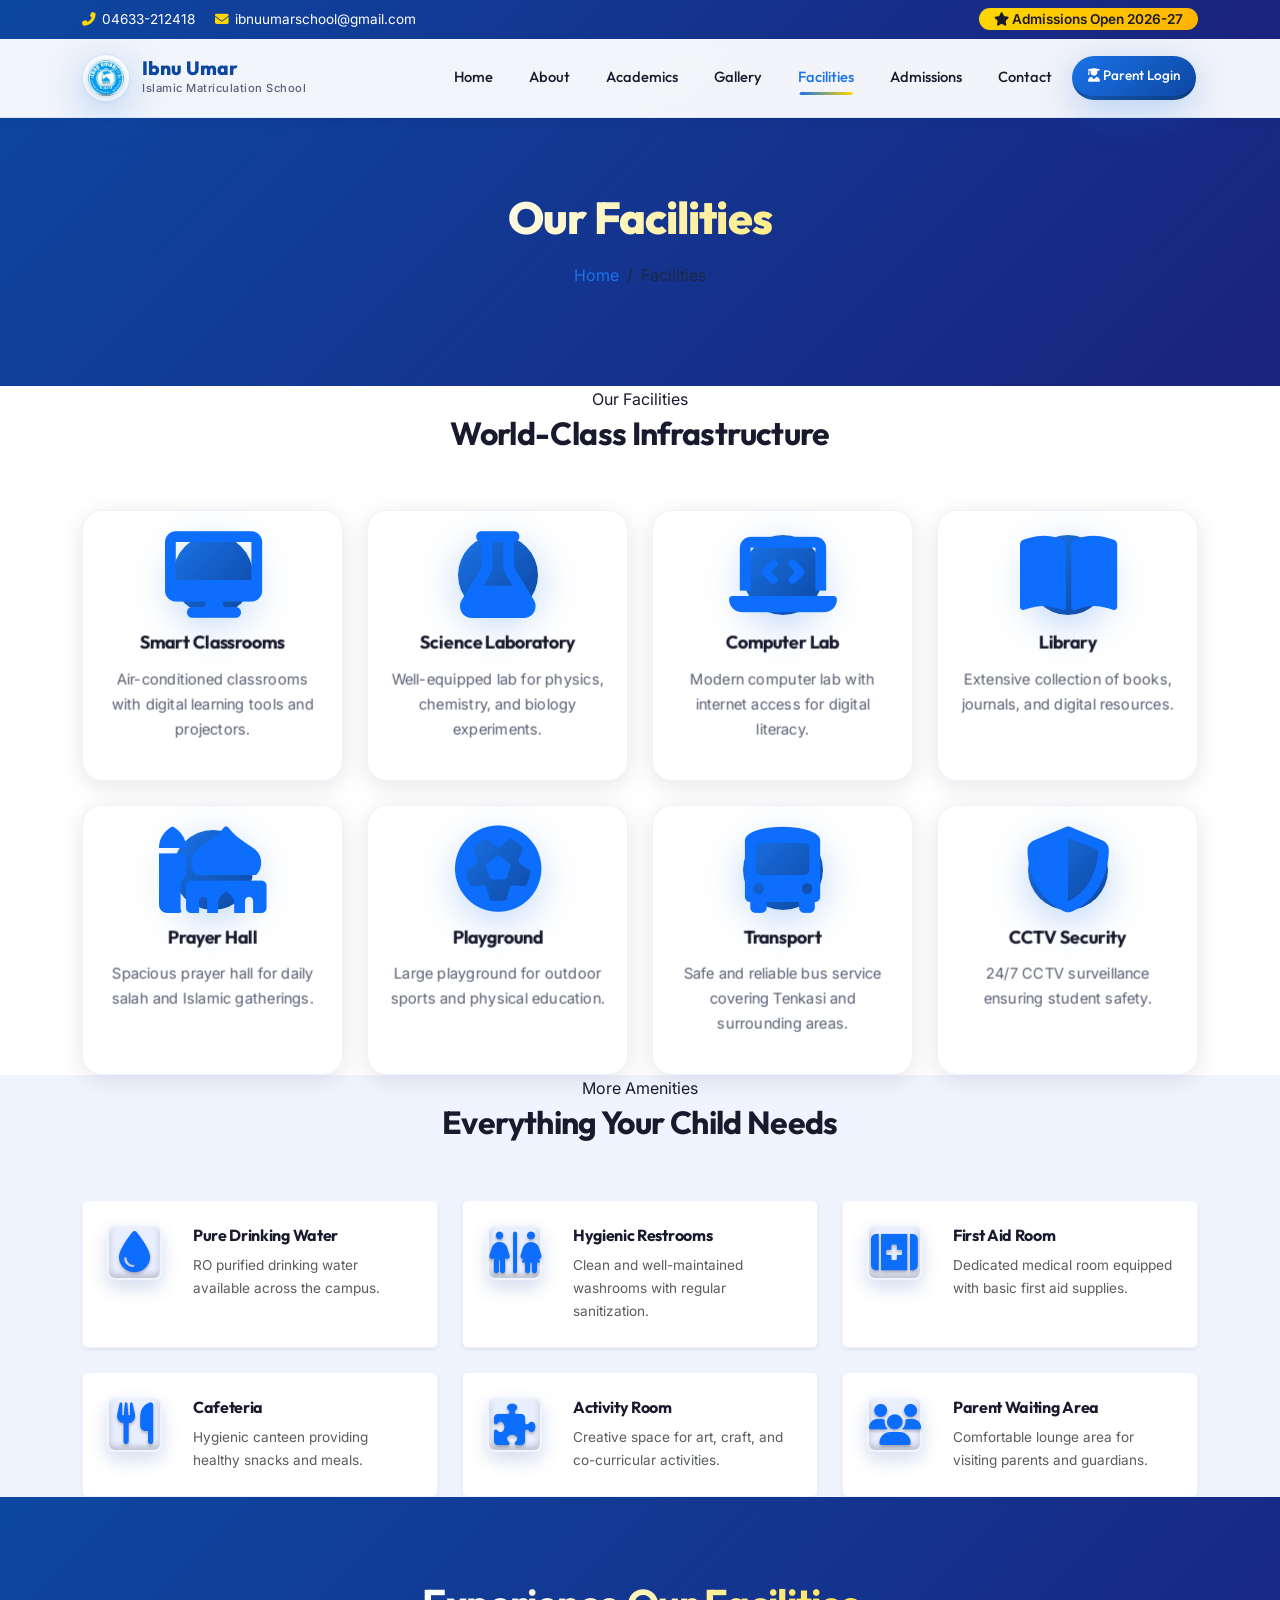
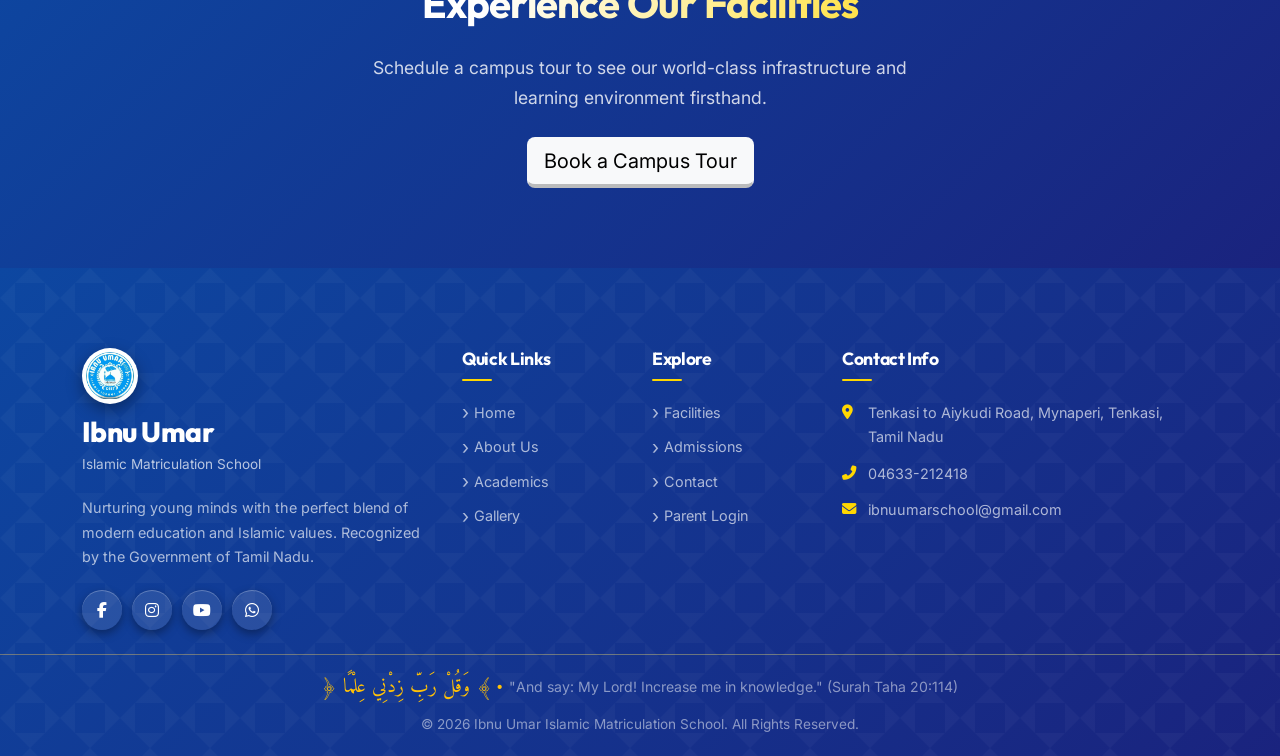
<file: facilities.html>
<!DOCTYPE html>
<html lang="en">
<head>
    <meta charset="UTF-8">
    <meta name="viewport" content="width=device-width, initial-scale=1.0">
    <meta name="theme-color" content="#0d47a1">
    <link rel="icon" type="image/png" href="images/logo.png">
    <title>Facilities - Ibnu Umar Islamic Matriculation School</title>
    <!-- Bootstrap CSS -->
    <link href="https://cdn.jsdelivr.net/npm/bootstrap@5.3.2/dist/css/bootstrap.min.css" rel="stylesheet">
    <!-- Font Awesome -->
    <link href="https://cdnjs.cloudflare.com/ajax/libs/font-awesome/6.4.2/css/all.min.css" rel="stylesheet">
    <!-- AOS Animation -->
    <link href="https://cdn.jsdelivr.net/npm/aos@2.3.4/dist/aos.css" rel="stylesheet">
    <!-- Google Fonts -->
    <link href="https://fonts.googleapis.com/css2?family=Outfit:wght@400;500;600;700;800;900&family=Inter:wght@300;400;500;600&family=Amiri:wght@400;700&display=swap" rel="stylesheet">
    <!-- Custom CSS -->
    <link rel="stylesheet" href="css/style.css">
</head>
<body>

    <!-- Preloader -->
    <div id="preloader" class="preloader">
        <img src="images/logo.png" alt="Ibnu Umar School Logo" class="preloader-logo" onerror="this.remove()">
        <p class="preloader-text">Ibnu Umar Islamic Matriculation School</p>
    </div>

    <!-- Top Bar -->
    <div class="top-bar">
        <div class="container">
            <div class="top-bar-content">
                <div class="top-bar-left">
                    <span><i class="fas fa-phone-alt"></i> 04633-212418</span>
                    <span><i class="fas fa-envelope"></i> ibnuumarschool@gmail.com</span>
                </div>
                <div class="top-bar-right">
                    <span class="admission-badge"><i class="fas fa-star"></i> Admissions Open 2026-27</span>
                </div>
            </div>
        </div>
    </div>

    <!-- Navbar -->
    <nav class="navbar navbar-expand-lg fixed-top" id="mainNavbar">
        <div class="container">
            <a class="navbar-brand" href="index.html">
                <div class="brand-wrapper">
                    <div class="brand-icon">
                        <img src="images/logo.png" alt="Ibnu Umar School Logo" class="brand-logo" onerror="this.remove()">
                    </div>
                    <div class="brand-text">
                        <span class="brand-name">Ibnu Umar</span>
                        <span class="brand-tagline">Islamic Matriculation School</span>
                    </div>
                </div>
            </a>
            <button class="navbar-toggler" type="button" data-bs-toggle="collapse" data-bs-target="#navbarNav">
                <span class="navbar-toggler-icon"></span>
            </button>
            <div class="collapse navbar-collapse" id="navbarNav">
                <ul class="navbar-nav ms-auto">
                    <li class="nav-item"><a class="nav-link" href="index.html">Home</a></li>
                    <li class="nav-item"><a class="nav-link" href="about.html">About</a></li>
                    <li class="nav-item"><a class="nav-link" href="academics.html">Academics</a></li>
                    <li class="nav-item"><a class="nav-link" href="gallery.html">Gallery</a></li>
                    <li class="nav-item"><a class="nav-link active" href="facilities.html">Facilities</a></li>
                    <li class="nav-item"><a class="nav-link" href="admissions.html">Admissions</a></li>
                    <li class="nav-item"><a class="nav-link" href="contact.html">Contact</a></li>
                    <li class="nav-item"><a class="nav-link btn-parent-login" href="https://ibnuumar.mspeducare.com/" target="_blank"><i class="fas fa-user-graduate"></i> Parent Login</a></li>
                </ul>
            </div>
        </div>
    </nav>

    <!-- Page Header Banner -->
    <section class="page-header">
        <div class="container">
            <div class="row">
                <div class="col-12 text-center">
                    <h1 data-aos="fade-up">Our Facilities</h1>
                    <nav aria-label="breadcrumb" data-aos="fade-up" data-aos-delay="100">
                        <ol class="breadcrumb justify-content-center">
                            <li class="breadcrumb-item"><a href="index.html">Home</a></li>
                            <li class="breadcrumb-item active" aria-current="page">Facilities</li>
                        </ol>
                    </nav>
                </div>
            </div>
        </div>
    </section>

    <!-- Facilities Section -->
    <section class="section-white section-padding">
        <div class="container">
            <div class="row mb-5 text-center">
                <div class="col-lg-8 mx-auto" data-aos="fade-up">
                    <span class="section-badge">Our Facilities</span>
                    <h2>World-Class Infrastructure</h2>
                </div>
            </div>
            
            <div class="row g-4">
                <div class="col-lg-3 col-md-6" data-aos="fade-up" data-aos-delay="100">
                    <div class="tilt-card text-center p-4 h-100">
                        <div class="tilt-icon mb-3">
                            <i class="fas fa-desktop fa-3x text-primary"></i>
                        </div>
                        <div class="tilt-card-inner">
                            <h4>Smart Classrooms</h4>
                            <p>Air-conditioned classrooms with digital learning tools and projectors.</p>
                        </div>
                    </div>
                </div>
                
                <div class="col-lg-3 col-md-6" data-aos="fade-up" data-aos-delay="200">
                    <div class="tilt-card text-center p-4 h-100">
                        <div class="tilt-icon mb-3">
                            <i class="fas fa-flask fa-3x text-primary"></i>
                        </div>
                        <div class="tilt-card-inner">
                            <h4>Science Laboratory</h4>
                            <p>Well-equipped lab for physics, chemistry, and biology experiments.</p>
                        </div>
                    </div>
                </div>
                
                <div class="col-lg-3 col-md-6" data-aos="fade-up" data-aos-delay="300">
                    <div class="tilt-card text-center p-4 h-100">
                        <div class="tilt-icon mb-3">
                            <i class="fas fa-laptop-code fa-3x text-primary"></i>
                        </div>
                        <div class="tilt-card-inner">
                            <h4>Computer Lab</h4>
                            <p>Modern computer lab with internet access for digital literacy.</p>
                        </div>
                    </div>
                </div>
                
                <div class="col-lg-3 col-md-6" data-aos="fade-up" data-aos-delay="400">
                    <div class="tilt-card text-center p-4 h-100">
                        <div class="tilt-icon mb-3">
                            <i class="fas fa-book-open fa-3x text-primary"></i>
                        </div>
                        <div class="tilt-card-inner">
                            <h4>Library</h4>
                            <p>Extensive collection of books, journals, and digital resources.</p>
                        </div>
                    </div>
                </div>

                <div class="col-lg-3 col-md-6" data-aos="fade-up" data-aos-delay="500">
                    <div class="tilt-card text-center p-4 h-100">
                        <div class="tilt-icon mb-3">
                            <i class="fas fa-mosque fa-3x text-primary"></i>
                        </div>
                        <div class="tilt-card-inner">
                            <h4>Prayer Hall</h4>
                            <p>Spacious prayer hall for daily salah and Islamic gatherings.</p>
                        </div>
                    </div>
                </div>
                
                <div class="col-lg-3 col-md-6" data-aos="fade-up" data-aos-delay="600">
                    <div class="tilt-card text-center p-4 h-100">
                        <div class="tilt-icon mb-3">
                            <i class="fas fa-futbol fa-3x text-primary"></i>
                        </div>
                        <div class="tilt-card-inner">
                            <h4>Playground</h4>
                            <p>Large playground for outdoor sports and physical education.</p>
                        </div>
                    </div>
                </div>
                
                <div class="col-lg-3 col-md-6" data-aos="fade-up" data-aos-delay="700">
                    <div class="tilt-card text-center p-4 h-100">
                        <div class="tilt-icon mb-3">
                            <i class="fas fa-bus-alt fa-3x text-primary"></i>
                        </div>
                        <div class="tilt-card-inner">
                            <h4>Transport</h4>
                            <p>Safe and reliable bus service covering Tenkasi and surrounding areas.</p>
                        </div>
                    </div>
                </div>
                
                <div class="col-lg-3 col-md-6" data-aos="fade-up" data-aos-delay="800">
                    <div class="tilt-card text-center p-4 h-100">
                        <div class="tilt-icon mb-3">
                            <i class="fas fa-shield-halved fa-3x text-primary"></i>
                        </div>
                        <div class="tilt-card-inner">
                            <h4>CCTV Security</h4>
                            <p>24/7 CCTV surveillance ensuring student safety.</p>
                        </div>
                    </div>
                </div>
            </div>
        </div>
    </section>

    <!-- Additional Facilities Section -->
    <section class="section-light section-padding">
        <div class="container">
            <div class="row mb-5 text-center">
                <div class="col-lg-8 mx-auto" data-aos="fade-up">
                    <span class="section-badge">More Amenities</span>
                    <h2>Everything Your Child Needs</h2>
                </div>
            </div>
            
            <div class="row g-4">
                <div class="col-lg-4 col-md-6" data-aos="fade-up" data-aos-delay="100">
                    <div class="value-card d-flex align-items-start p-4 bg-white rounded shadow-sm h-100">
                        <div class="value-icon me-3">
                            <i class="fas fa-tint fa-2x text-primary"></i>
                        </div>
                        <div class="value-content">
                            <h5 class="mb-2">Pure Drinking Water</h5>
                            <p class="mb-0 text-muted">RO purified drinking water available across the campus.</p>
                        </div>
                    </div>
                </div>
                
                <div class="col-lg-4 col-md-6" data-aos="fade-up" data-aos-delay="200">
                    <div class="value-card d-flex align-items-start p-4 bg-white rounded shadow-sm h-100">
                        <div class="value-icon me-3">
                            <i class="fas fa-restroom fa-2x text-primary"></i>
                        </div>
                        <div class="value-content">
                            <h5 class="mb-2">Hygienic Restrooms</h5>
                            <p class="mb-0 text-muted">Clean and well-maintained washrooms with regular sanitization.</p>
                        </div>
                    </div>
                </div>
                
                <div class="col-lg-4 col-md-6" data-aos="fade-up" data-aos-delay="300">
                    <div class="value-card d-flex align-items-start p-4 bg-white rounded shadow-sm h-100">
                        <div class="value-icon me-3">
                            <i class="fas fa-first-aid fa-2x text-primary"></i>
                        </div>
                        <div class="value-content">
                            <h5 class="mb-2">First Aid Room</h5>
                            <p class="mb-0 text-muted">Dedicated medical room equipped with basic first aid supplies.</p>
                        </div>
                    </div>
                </div>
                
                <div class="col-lg-4 col-md-6" data-aos="fade-up" data-aos-delay="400">
                    <div class="value-card d-flex align-items-start p-4 bg-white rounded shadow-sm h-100">
                        <div class="value-icon me-3">
                            <i class="fas fa-utensils fa-2x text-primary"></i>
                        </div>
                        <div class="value-content">
                            <h5 class="mb-2">Cafeteria</h5>
                            <p class="mb-0 text-muted">Hygienic canteen providing healthy snacks and meals.</p>
                        </div>
                    </div>
                </div>
                
                <div class="col-lg-4 col-md-6" data-aos="fade-up" data-aos-delay="500">
                    <div class="value-card d-flex align-items-start p-4 bg-white rounded shadow-sm h-100">
                        <div class="value-icon me-3">
                            <i class="fas fa-puzzle-piece fa-2x text-primary"></i>
                        </div>
                        <div class="value-content">
                            <h5 class="mb-2">Activity Room</h5>
                            <p class="mb-0 text-muted">Creative space for art, craft, and co-curricular activities.</p>
                        </div>
                    </div>
                </div>
                
                <div class="col-lg-4 col-md-6" data-aos="fade-up" data-aos-delay="600">
                    <div class="value-card d-flex align-items-start p-4 bg-white rounded shadow-sm h-100">
                        <div class="value-icon me-3">
                            <i class="fas fa-users fa-2x text-primary"></i>
                        </div>
                        <div class="value-content">
                            <h5 class="mb-2">Parent Waiting Area</h5>
                            <p class="mb-0 text-muted">Comfortable lounge area for visiting parents and guardians.</p>
                        </div>
                    </div>
                </div>
            </div>
        </div>
    </section>

    

    <!-- CTA Section -->
    <section class="cta-section section-gradient section-padding text-white text-center">
        <div class="container">
            <div class="row">
                <div class="col-lg-8 mx-auto" data-aos="zoom-in">
                    <h2 class="mb-4">Experience Our Facilities</h2>
                    <p class="mb-4">Schedule a campus tour to see our world-class infrastructure and learning environment firsthand.</p>
                    <a href="contact.html" class="btn btn-light btn-lg">Book a Campus Tour</a>
                </div>
            </div>
        </div>
    </section>
    <!-- Footer -->
    <footer class="footer" id="footer">
        <div class="footer-pattern"></div>
        <div class="container">
            <div class="row g-4">
                <div class="col-lg-4 col-md-6">
                    <div class="footer-widget">
                        <div class="footer-brand">
                            <img src="images/logo.png" alt="Ibnu Umar School Logo" class="footer-logo" onerror="this.remove()">
                            <h3>Ibnu Umar</h3>
                            <p>Islamic Matriculation School</p>
                        </div>
                        <p class="footer-desc">Nurturing young minds with the perfect blend of modern education and Islamic values. Recognized by the Government of Tamil Nadu.</p>
                        <div class="footer-social">
                            <a href="#"><i class="fab fa-facebook-f"></i></a>
                            <a href="#"><i class="fab fa-instagram"></i></a>
                            <a href="#"><i class="fab fa-youtube"></i></a>
                            <a href="#"><i class="fab fa-whatsapp"></i></a>
                        </div>
                    </div>
                </div>
                <div class="col-lg-2 col-md-6">
                    <div class="footer-widget">
                        <h4>Quick Links</h4>
                        <ul class="footer-links">
                            <li><a href="index.html">Home</a></li>
                            <li><a href="about.html">About Us</a></li>
                            <li><a href="academics.html">Academics</a></li>
                            <li><a href="gallery.html">Gallery</a></li>
                        </ul>
                    </div>
                </div>
                <div class="col-lg-2 col-md-6">
                    <div class="footer-widget">
                        <h4>Explore</h4>
                        <ul class="footer-links">
                            <li><a href="facilities.html">Facilities</a></li>
                            <li><a href="admissions.html">Admissions</a></li>
                            <li><a href="contact.html">Contact</a></li>
                            <li><a href="https://ibnuumar.mspeducare.com/" target="_blank">Parent Login</a></li>
                        </ul>
                    </div>
                </div>
                <div class="col-lg-4 col-md-6">
                    <div class="footer-widget">
                        <h4>Contact Info</h4>
                        <div class="footer-contact">
                            <p><i class="fas fa-map-marker-alt"></i> Tenkasi to Aiykudi Road, Mynaperi, Tenkasi, Tamil Nadu</p>
                            <p><i class="fas fa-phone-alt"></i> 04633-212418</p>
                            <p><i class="fas fa-envelope"></i> ibnuumarschool@gmail.com</p>
                        </div>
                    </div>
                </div>
            </div>
        </div>
        <div class="footer-bottom text-center mt-4 pt-3 border-top border-secondary">
            <div class="container">
                <div class="mb-2 text-warning" style="font-family: 'Amiri', serif; font-size: 1.25rem;">
                    ﴿ وَقُلْ رَبِّ زِدْنِي عِلْمًا ﴾ &bull; <span class="small text-white-50" style="font-family: var(--font-body); font-size: 0.88rem;">"And say: My Lord! Increase me in knowledge." (Surah Taha 20:114)</span>
                </div>
                <p class="text-white-50 small mb-0">&copy; 2026 Ibnu Umar Islamic Matriculation School. All Rights Reserved.</p>
            </div>
        </div>
    </footer>

    <!-- Back to Top -->
    <button class="back-to-top" id="backToTop">
        <i class="fas fa-chevron-up"></i>
    </button>

    <!-- Bootstrap JS -->
    <script src="https://cdn.jsdelivr.net/npm/bootstrap@5.3.2/dist/js/bootstrap.bundle.min.js"></script>
    <!-- AOS Animation JS -->
    <script src="https://cdn.jsdelivr.net/npm/aos@2.3.4/dist/aos.js"></script>
    <!-- Custom JS -->
    <script src="js/main.js"></script>
</body>
</html>
</file>
<file: css/style.css>
/* ============================================
   IBNU UMAR ISLAMIC MATRICULATION SCHOOL
   Custom Stylesheet — Design System
   ============================================ */

/* ---------- CSS Variables ---------- */
:root {
    --primary: #1a73e8;
    --primary-dark: #0d47a1;
    --primary-light: #4a9af5;
    --accent: #ffd700;
    --accent-dark: #c7a600;
    --bg-white: #ffffff;
    --bg-light: #f0f4ff;
    --bg-soft: #e8eeff;
    --text-dark: #1a1a2e;
    --text-muted: #5a6075;
    --text-light: #8892a8;
    --gradient-1: linear-gradient(135deg, #1a73e8 0%, #0d47a1 100%);
    --gradient-2: linear-gradient(135deg, #0d47a1 0%, #1a237e 100%);
    --gradient-3: linear-gradient(135deg, #ffd700 0%, #ffb300 100%);
    --gradient-gold: linear-gradient(135deg, #ffd700, #f0c000, #ffd700);
    --glass-bg: rgba(255, 255, 255, 0.15);
    --glass-border: rgba(255, 255, 255, 0.25);
    --shadow-sm: 0 2px 10px rgba(0, 0, 0, 0.08);
    --shadow-md: 0 5px 25px rgba(0, 0, 0, 0.1);
    --shadow-lg: 0 10px 40px rgba(0, 0, 0, 0.12);
    --shadow-xl: 0 20px 60px rgba(0, 0, 0, 0.15);
    --shadow-blue: 0 10px 40px rgba(26, 115, 232, 0.3);
    --shadow-gold: 0 5px 20px rgba(255, 215, 0, 0.4);
    --radius-sm: 8px;
    --radius-md: 12px;
    --radius-lg: 20px;
    --radius-xl: 30px;
    --font-heading: 'Outfit', 'Poppins', sans-serif;
    --font-body: 'Inter', sans-serif;
    --font-quote: 'Amiri', Georgia, serif;
    --transition: all 0.3s cubic-bezier(0.4, 0, 0.2, 1);
    --transition-slow: all 0.6s cubic-bezier(0.4, 0, 0.2, 1);
    /* Total height of the pinned header (top bar + ribbon + navbar).
       JS (js/main.js) keeps this in sync on load, resize and rotation; the
       value below is only the fallback used before scripts run. */
    --header-stack: 132px;
}

/* ---------- Reset & Base ---------- */
*,
*::before,
*::after {
    margin: 0;
    padding: 0;
    box-sizing: border-box;
}

html {
    scroll-behavior: smooth;
    scroll-padding-top: calc(var(--header-stack) + 14px);
    /* clip (not hidden) stops sideways panning without creating a scroll box,
       so vertical scrolling and pinned elements keep working normally */
    overflow-x: clip;
}

body {
    font-family: var(--font-body);
    color: var(--text-dark);
    background: var(--bg-white);
    line-height: 1.7;
    overflow-x: hidden;
    overflow-wrap: break-word;
}

h1, h2, h3, h4, h5, h6 {
    font-family: var(--font-heading);
    font-weight: 700;
    line-height: 1.3;
    color: var(--text-dark);
    letter-spacing: -0.02em;
}

a {
    text-decoration: none;
    color: var(--primary);
    transition: var(--transition);
}

a:hover {
    color: var(--primary-dark);
}

img {
    max-width: 100%;
    height: auto;
}

/* Media never forces a page wider than the screen */
img,
svg,
video,
canvas,
iframe {
    max-width: 100%;
}

/* ---------- Custom Scrollbar ---------- */
::-webkit-scrollbar {
    width: 10px;
}

::-webkit-scrollbar-track {
    background: var(--bg-light);
}

::-webkit-scrollbar-thumb {
    background: var(--primary);
    border-radius: 5px;
}

::-webkit-scrollbar-thumb:hover {
    background: var(--primary-dark);
}

/* ---------- Selection ---------- */
::selection {
    background: var(--primary);
    color: white;
}

/* ============================================
   TOP BAR
   ============================================ */
.top-bar {
    background: var(--gradient-2);
    color: white;
    padding: 8px 0;
    font-size: 0.85rem;
    position: relative;
    z-index: 1001;
}

.top-bar-content {
    display: flex;
    justify-content: space-between;
    align-items: center;
    flex-wrap: wrap;
    gap: 10px;
}

.top-bar-left {
    display: flex;
    gap: 20px;
    flex-wrap: wrap;
}

.top-bar-left span {
    display: flex;
    align-items: center;
    gap: 6px;
}

.top-bar-left span i {
    color: var(--accent);
}

.admission-badge {
    background: var(--gradient-3);
    color: var(--text-dark) !important;
    padding: 3px 15px;
    border-radius: 20px;
    font-weight: 600;
    animation: pulse-glow 2s infinite;
}

@keyframes pulse-glow {
    0%, 100% { box-shadow: 0 0 5px rgba(255, 215, 0, 0.5); }
    50% { box-shadow: 0 0 20px rgba(255, 215, 0, 0.8); }
}

/* ============================================
   NAVBAR
   ============================================ */
.navbar {
    background: rgba(255, 255, 255, 0.95);
    backdrop-filter: blur(20px);
    -webkit-backdrop-filter: blur(20px);
    box-shadow: var(--shadow-sm);
    padding: 10px 0;
    transition: var(--transition);
    top: var(--nav-top, 0px); /* JS pins this below the top bar + announcement ribbon */
    z-index: 1000;
    border-bottom: 1px solid rgba(26, 115, 232, 0.1);
}

.navbar.scrolled {
    padding: 5px 0;
    box-shadow: var(--shadow-md);
    background: rgba(255, 255, 255, 0.98);
}

.navbar.hidden {
    transform: translateY(-100%);
}

.brand-wrapper {
    display: flex;
    align-items: center;
    gap: 12px;
}

.brand-icon {
    width: 48px;
    height: 48px;
    background: var(--gradient-1);
    border-radius: 50%;
    display: flex;
    align-items: center;
    justify-content: center;
    color: white;
    font-size: 1.3rem;
    box-shadow: var(--shadow-blue);
    transition: var(--transition);
}

.navbar-brand:hover .brand-icon {
    transform: rotate(15deg) scale(1.1);
}

.brand-text {
    display: flex;
    flex-direction: column;
}

.brand-name {
    font-family: var(--font-heading);
    font-weight: 800;
    font-size: 1.2rem;
    color: var(--primary-dark);
    line-height: 1.1;
}

.brand-tagline {
    font-size: 0.7rem;
    color: var(--text-muted);
    font-weight: 500;
    letter-spacing: 0.5px;
}

.navbar-nav .nav-link {
    font-family: var(--font-heading);
    font-weight: 500;
    color: var(--text-dark);
    padding: 8px 16px !important;
    margin: 0 2px;
    border-radius: var(--radius-sm);
    position: relative;
    transition: var(--transition);
    font-size: 0.92rem;
}

.navbar-nav .nav-link::after {
    content: '';
    position: absolute;
    bottom: 2px;
    left: 50%;
    width: 0;
    height: 2px;
    background: var(--gradient-1);
    transition: var(--transition);
    transform: translateX(-50%);
    border-radius: 2px;
}

.navbar-nav .nav-link:hover,
.navbar-nav .nav-link.active {
    color: var(--primary);
}

.navbar-nav .nav-link:hover::after,
.navbar-nav .nav-link.active::after {
    width: 60%;
}

.btn-parent-login {
    background: var(--gradient-1) !important;
    color: white !important;
    border-radius: var(--radius-xl) !important;
    padding: 8px 20px !important;
    font-size: 0.85rem !important;
    box-shadow: var(--shadow-blue);
}

.btn-parent-login:hover {
    transform: translateY(-2px);
    box-shadow: 0 15px 40px rgba(26, 115, 232, 0.4);
}

.btn-parent-login::after {
    display: none !important;
}

.navbar-toggler {
    border: 2px solid var(--primary);
    padding: 6px 10px;
    border-radius: var(--radius-sm);
}

.navbar-toggler-icon {
    background-image: url("data:image/svg+xml,%3csvg xmlns='http://www.w3.org/2000/svg' viewBox='0 0 30 30'%3e%3cpath stroke='%231a73e8' stroke-linecap='round' stroke-miterlimit='10' stroke-width='2' d='M4 7h22M4 15h22M4 23h22'/%3e%3c/svg%3e") !important;
}

/* ============================================
   HERO SECTION
   ============================================ */
.hero-section {
    min-height: 100vh;
    /* svh keeps the hero stable while mobile browser bars slide away */
    min-height: 100svh;
    display: flex;
    align-items: center;
    position: relative;
    overflow: hidden;
    background: var(--gradient-2);
    padding-top: calc(var(--header-stack) + 12px);
}

#particles-canvas {
    position: absolute;
    top: 0;
    left: 0;
    width: 100%;
    height: 100%;
    z-index: 1;
}

.hero-islamic-pattern {
    position: absolute;
    top: 0;
    left: 0;
    width: 100%;
    height: 100%;
    opacity: 0.05;
    background-image: url("data:image/svg+xml,%3Csvg xmlns='http://www.w3.org/2000/svg' width='80' height='80' viewBox='0 0 80 80'%3E%3Cg fill='%23ffffff' fill-opacity='1'%3E%3Cpath d='M40 0L20 20h40L40 0zM0 40l20-20v40L0 40zm80 0L60 20v40l20-20zM40 80l20-20H20l20 20zM40 40l20-20H20l20 20zm0 0l20 20H20l20-20z'/%3E%3C/g%3E%3C/svg%3E");
    z-index: 0;
}

.hero-content {
    position: relative;
    z-index: 2;
    color: white;
    padding: 40px 0;
}

.hero-content .hero-badge {
    display: inline-block;
    background: rgba(255, 215, 0, 0.2);
    border: 1px solid var(--accent);
    color: var(--accent);
    padding: 6px 20px;
    border-radius: var(--radius-xl);
    font-size: 0.85rem;
    font-weight: 600;
    margin-bottom: 20px;
    letter-spacing: 1px;
    text-transform: uppercase;
}

.hero-content h1 {
    font-size: 3.5rem;
    font-weight: 800;
    color: white;
    margin-bottom: 10px;
    line-height: 1.1;
}

.hero-content h1 .text-gold {
    color: var(--accent);
    display: block;
}

.typing-wrapper {
    height: 40px;
    margin-bottom: 25px;
}

.typing-text {
    font-size: 1.3rem;
    color: rgba(255, 255, 255, 0.85);
    font-weight: 300;
    border-right: 2px solid var(--accent);
    padding-right: 5px;
    animation: blink-cursor 0.7s step-end infinite;
}

@keyframes blink-cursor {
    from, to { border-color: transparent; }
    50% { border-color: var(--accent); }
}

.hero-content p {
    font-size: 1.1rem;
    opacity: 0.85;
    max-width: 500px;
    margin-bottom: 30px;
    line-height: 1.8;
}

.hero-buttons {
    display: flex;
    gap: 15px;
    flex-wrap: wrap;
}

.hero-image-wrapper {
    position: relative;
    z-index: 2;
}

.hero-image-wrapper img {
    border-radius: var(--radius-lg);
    box-shadow: var(--shadow-xl);
}

.hero-floating-card {
    position: absolute;
    background: rgba(255, 255, 255, 0.95);
    backdrop-filter: blur(10px);
    border-radius: var(--radius-md);
    padding: 15px 20px;
    box-shadow: var(--shadow-lg);
    animation: float 3s ease-in-out infinite;
    z-index: 3;
}

.hero-floating-card.card-1 {
    top: 10%;
    right: -20px;
    animation-delay: 0s;
}

.hero-floating-card.card-2 {
    bottom: 15%;
    left: -20px;
    animation-delay: 1.5s;
}

.hero-floating-card i {
    font-size: 1.5rem;
    color: var(--primary);
    margin-right: 10px;
}

.hero-floating-card .card-number {
    font-size: 1.5rem;
    font-weight: 800;
    color: var(--primary-dark);
    font-family: var(--font-heading);
}

.hero-floating-card .card-label {
    font-size: 0.75rem;
    color: var(--text-muted);
    display: block;
}

@keyframes float {
    0%, 100% { transform: translateY(0px); }
    50% { transform: translateY(-15px); }
}

/* Hero Wave */
.hero-wave {
    position: absolute;
    bottom: -2px;
    left: 0;
    width: 100%;
    z-index: 5;
    line-height: 0;
}

.hero-wave svg {
    width: 100%;
    height: 120px;
}

/* ============================================
   BUTTONS
   ============================================ */
.btn-primary-custom {
    background: var(--gradient-1);
    color: white;
    padding: 14px 35px;
    border-radius: var(--radius-xl);
    font-family: var(--font-heading);
    font-weight: 600;
    font-size: 0.95rem;
    border: none;
    cursor: pointer;
    position: relative;
    overflow: hidden;
    display: inline-flex;
    align-items: center;
    gap: 8px;
    transition: var(--transition);
    box-shadow: var(--shadow-blue);
}

.btn-primary-custom:hover {
    transform: translateY(-3px);
    box-shadow: 0 15px 40px rgba(26, 115, 232, 0.4);
    color: white;
}

.btn-primary-custom::before {
    content: '';
    position: absolute;
    top: 0;
    left: -100%;
    width: 100%;
    height: 100%;
    background: linear-gradient(90deg, transparent, rgba(255, 255, 255, 0.2), transparent);
    transition: 0.5s;
}

.btn-primary-custom:hover::before {
    left: 100%;
}

.btn-outline-custom {
    background: transparent;
    color: white;
    padding: 14px 35px;
    border-radius: var(--radius-xl);
    font-family: var(--font-heading);
    font-weight: 600;
    font-size: 0.95rem;
    border: 2px solid rgba(255, 255, 255, 0.4);
    cursor: pointer;
    display: inline-flex;
    align-items: center;
    gap: 8px;
    transition: var(--transition);
}

.btn-outline-custom:hover {
    background: white;
    color: var(--primary-dark);
    border-color: white;
    transform: translateY(-3px);
}

.btn-gold {
    background: var(--gradient-3);
    color: var(--text-dark);
    padding: 14px 35px;
    border-radius: var(--radius-xl);
    font-family: var(--font-heading);
    font-weight: 600;
    border: none;
    cursor: pointer;
    display: inline-flex;
    align-items: center;
    gap: 8px;
    transition: var(--transition);
    box-shadow: var(--shadow-gold);
}

.btn-gold:hover {
    transform: translateY(-3px);
    box-shadow: 0 15px 40px rgba(255, 215, 0, 0.5);
    color: var(--text-dark);
}

/* Glowing button animation */
.btn-glow {
    animation: glow-pulse 2s ease-in-out infinite;
}

@keyframes glow-pulse {
    0%, 100% { box-shadow: 0 0 5px rgba(26, 115, 232, 0.4), 0 0 10px rgba(26, 115, 232, 0.2); }
    50% { box-shadow: 0 0 20px rgba(26, 115, 232, 0.6), 0 0 40px rgba(26, 115, 232, 0.3); }
}

/* ============================================
   SECTION STYLES
   ============================================ */
.section {
    padding: 100px 0;
    position: relative;
}

.section-light {
    background: var(--bg-light);
}

.section-white {
    background: var(--bg-white);
}

.section-gradient {
    background: var(--gradient-2);
    color: white;
}

.section-header {
    text-align: center;
    margin-bottom: 60px;
    position: relative;
}

.section-header .section-badge {
    display: inline-block;
    background: rgba(26, 115, 232, 0.1);
    color: var(--primary);
    padding: 5px 18px;
    border-radius: var(--radius-xl);
    font-size: 0.8rem;
    font-weight: 600;
    margin-bottom: 15px;
    letter-spacing: 2px;
    text-transform: uppercase;
}

.section-gradient .section-badge {
    background: rgba(255, 215, 0, 0.2);
    color: var(--accent);
}

.section-header h2 {
    font-size: 2.5rem;
    font-weight: 800;
    margin-bottom: 15px;
}

.section-gradient .section-header h2 {
    color: white;
}

.section-header p {
    font-size: 1.05rem;
    color: var(--text-muted);
    max-width: 600px;
    margin: 0 auto;
}

.section-gradient .section-header p {
    color: rgba(255, 255, 255, 0.75);
}

/* Islamic decorative divider */
.islamic-divider {
    display: flex;
    align-items: center;
    justify-content: center;
    gap: 12px;
    margin: 10px auto 0;
    width: fit-content;
}

.islamic-divider .line {
    width: 50px;
    height: 2px;
    background: var(--gradient-1);
    border-radius: 2px;
}

.islamic-divider .diamond {
    width: 10px;
    height: 10px;
    background: var(--accent);
    transform: rotate(45deg);
    border-radius: 2px;
}

.section-gradient .islamic-divider .line {
    background: var(--gradient-3);
}

/* ============================================
   WAVE DIVIDERS
   ============================================ */
.wave-divider {
    position: relative;
    line-height: 0;
    margin-top: -1px;
}

.wave-divider svg {
    width: 100%;
    height: 80px;
    display: block;
}

.wave-divider-flip {
    transform: scaleY(-1);
    margin-bottom: -1px;
    margin-top: 0;
}

/* ============================================
   STATS COUNTER SECTION
   ============================================ */
.stats-section {
    padding: 60px 0;
    background: var(--bg-white);
    position: relative;
}

.stat-card {
    text-align: center;
    padding: 30px 20px;
    border-radius: var(--radius-lg);
    transition: var(--transition);
    position: relative;
}

.stat-card:hover {
    transform: translateY(-5px);
}

.stat-icon {
    width: 70px;
    height: 70px;
    margin: 0 auto 15px;
    background: var(--bg-soft);
    border-radius: 50%;
    display: flex;
    align-items: center;
    justify-content: center;
    font-size: 1.5rem;
    color: var(--primary);
    transition: var(--transition);
}

.stat-card:hover .stat-icon {
    background: var(--gradient-1);
    color: white;
    box-shadow: var(--shadow-blue);
    transform: scale(1.1);
}

.stat-number {
    font-size: 2.5rem;
    font-weight: 800;
    color: var(--primary-dark);
    font-family: var(--font-heading);
    line-height: 1;
    margin-bottom: 5px;
}

.stat-label {
    font-size: 0.9rem;
    color: var(--text-muted);
    font-weight: 500;
}

/* ============================================
   FEATURE / WHY CHOOSE US CARDS
   ============================================ */
.feature-card {
    background: white;
    border-radius: var(--radius-lg);
    padding: 40px 30px;
    text-align: center;
    box-shadow: var(--shadow-sm);
    transition: var(--transition);
    position: relative;
    overflow: hidden;
    border: 1px solid rgba(26, 115, 232, 0.08);
    height: 100%;
}

.feature-card::before {
    content: '';
    position: absolute;
    top: 0;
    left: 0;
    width: 100%;
    height: 4px;
    background: var(--gradient-1);
    transform: scaleX(0);
    transition: var(--transition);
}

.feature-card:hover::before {
    transform: scaleX(1);
}

.feature-card:hover {
    transform: translateY(-10px);
    box-shadow: var(--shadow-lg);
}

.feature-icon {
    width: 80px;
    height: 80px;
    margin: 0 auto 20px;
    background: var(--bg-soft);
    border-radius: var(--radius-md);
    display: flex;
    align-items: center;
    justify-content: center;
    font-size: 2rem;
    color: var(--primary);
    transition: var(--transition);
}

.feature-card:hover .feature-icon {
    background: var(--gradient-1);
    color: white;
    box-shadow: var(--shadow-blue);
    border-radius: 50%;
    transform: rotateY(180deg);
}

.feature-card h4 {
    font-size: 1.15rem;
    margin-bottom: 12px;
    font-weight: 700;
}

.feature-card p {
    color: var(--text-muted);
    font-size: 0.92rem;
    line-height: 1.7;
}

/* ============================================
   GLASSMORPHISM CARDS
   ============================================ */
.glass-card {
    background: var(--glass-bg);
    backdrop-filter: blur(20px);
    -webkit-backdrop-filter: blur(20px);
    border: 1px solid var(--glass-border);
    border-radius: var(--radius-lg);
    padding: 40px;
    color: white;
    transition: var(--transition);
}

.glass-card:hover {
    background: rgba(255, 255, 255, 0.2);
    transform: translateY(-5px);
}

/* White glassmorphism */
.glass-card-white {
    background: rgba(255, 255, 255, 0.75);
    backdrop-filter: blur(20px);
    -webkit-backdrop-filter: blur(20px);
    border: 1px solid rgba(255, 255, 255, 0.5);
    border-radius: var(--radius-lg);
    padding: 40px;
    box-shadow: var(--shadow-md);
    transition: var(--transition);
}

.glass-card-white:hover {
    background: rgba(255, 255, 255, 0.9);
    transform: translateY(-5px);
    box-shadow: var(--shadow-lg);
}

/* ============================================
   3D TILT CARD
   ============================================ */
.tilt-card {
    background: white;
    border-radius: var(--radius-lg);
    padding: 35px 25px;
    text-align: center;
    box-shadow: var(--shadow-md);
    transition: var(--transition-slow);
    transform-style: preserve-3d;
    perspective: 1000px;
    border: 1px solid rgba(26, 115, 232, 0.08);
    height: 100%;
}

.tilt-card:hover {
    box-shadow: var(--shadow-xl);
}

.tilt-card-inner {
    transform: translateZ(30px);
    transition: var(--transition);
}

.tilt-card .tilt-icon {
    width: 80px;
    height: 80px;
    margin: 0 auto 20px;
    background: var(--gradient-1);
    border-radius: 50%;
    display: flex;
    align-items: center;
    justify-content: center;
    font-size: 1.8rem;
    color: white;
    box-shadow: var(--shadow-blue);
    transition: var(--transition);
}

.tilt-card:hover .tilt-icon {
    transform: translateZ(50px) scale(1.1);
}

.tilt-card h4 {
    font-size: 1.1rem;
    margin-bottom: 12px;
    font-weight: 700;
}

.tilt-card p {
    color: var(--text-muted);
    font-size: 0.9rem;
    line-height: 1.7;
}

/* ============================================
   PRINCIPAL / MESSAGE SECTION
   ============================================ */
.message-section {
    position: relative;
    overflow: hidden;
}

.message-section .parallax-bg {
    position: absolute;
    top: 0;
    left: 0;
    width: 100%;
    height: 120%;
    background: url('data:image/svg+xml,<svg xmlns="http://www.w3.org/2000/svg" viewBox="0 0 1440 320"><path fill="%230d47a1" fill-opacity="0.03" d="M0,96L48,112C96,128,192,160,288,186.7C384,213,480,235,576,213.3C672,192,768,128,864,128C960,128,1056,192,1152,208C1248,224,1344,192,1392,176L1440,160L1440,320L1392,320C1344,320,1248,320,1152,320C1056,320,960,320,864,320C768,320,672,320,576,320C480,320,384,320,288,320C192,320,96,320,48,320L0,320Z"></path></svg>') no-repeat bottom center;
    background-size: cover;
    z-index: 0;
}

/* ============================================
   TESTIMONIALS
   ============================================ */
.testimonial-card {
    background: white;
    border-radius: var(--radius-lg);
    padding: 35px;
    box-shadow: var(--shadow-sm);
    position: relative;
    border: 1px solid rgba(26, 115, 232, 0.08);
    transition: var(--transition);
    height: 100%;
}

.testimonial-card:hover {
    box-shadow: var(--shadow-md);
    transform: translateY(-5px);
}

.testimonial-card .quote-icon {
    font-size: 2.5rem;
    color: var(--primary);
    opacity: 0.15;
    position: absolute;
    top: 20px;
    right: 25px;
}

.testimonial-card p {
    font-size: 0.95rem;
    color: var(--text-muted);
    line-height: 1.8;
    font-style: italic;
    margin-bottom: 20px;
}

.testimonial-author {
    display: flex;
    align-items: center;
    gap: 12px;
}

.testimonial-author img {
    width: 50px;
    height: 50px;
    border-radius: 50%;
    object-fit: cover;
    border: 3px solid var(--bg-soft);
}

.testimonial-author-info h5 {
    font-size: 0.95rem;
    font-weight: 600;
    margin-bottom: 2px;
}

.testimonial-author-info span {
    font-size: 0.8rem;
    color: var(--text-light);
}

/* ============================================
   CTA SECTION
   ============================================ */
.cta-section {
    position: relative;
    padding: 80px 0;
    overflow: hidden;
}

.cta-section .cta-content {
    position: relative;
    z-index: 2;
    text-align: center;
    color: white;
}

.cta-section h2 {
    color: white;
    font-size: 2.5rem;
    margin-bottom: 15px;
}

.cta-section p {
    color: rgba(255, 255, 255, 0.8);
    font-size: 1.1rem;
    max-width: 600px;
    margin: 0 auto 30px;
}

/* ============================================
   GALLERY
   ============================================ */
.gallery-filters {
    display: flex;
    justify-content: center;
    gap: 10px;
    margin-bottom: 40px;
    flex-wrap: wrap;
}

.gallery-filter-btn {
    padding: 8px 25px;
    border-radius: var(--radius-xl);
    border: 2px solid var(--primary);
    background: transparent;
    color: var(--primary);
    font-family: var(--font-heading);
    font-weight: 500;
    font-size: 0.9rem;
    cursor: pointer;
    transition: var(--transition);
}

.gallery-filter-btn:hover,
.gallery-filter-btn.active {
    background: var(--gradient-1);
    color: white;
    border-color: var(--primary);
    box-shadow: var(--shadow-blue);
}

.gallery-grid {
    display: grid;
    grid-template-columns: repeat(auto-fill, minmax(280px, 1fr));
    gap: 20px;
}

.gallery-item {
    position: relative;
    border-radius: var(--radius-md);
    overflow: hidden;
    cursor: pointer;
    aspect-ratio: 4/3;
    box-shadow: var(--shadow-sm);
    transition: var(--transition);
}

.gallery-item img {
    width: 100%;
    height: 100%;
    object-fit: cover;
    transition: var(--transition-slow);
}

.gallery-item:hover img {
    transform: scale(1.1);
}

.gallery-item .gallery-overlay {
    position: absolute;
    inset: 0;
    background: linear-gradient(to top, rgba(13, 71, 161, 0.8) 0%, transparent 60%);
    display: flex;
    align-items: flex-end;
    padding: 20px;
    opacity: 0;
    transition: var(--transition);
}

.gallery-item:hover .gallery-overlay {
    opacity: 1;
}

.gallery-overlay h5 {
    color: white;
    font-size: 1rem;
    font-weight: 600;
    transform: translateY(10px);
    transition: var(--transition);
}

.gallery-item:hover .gallery-overlay h5 {
    transform: translateY(0);
}

.gallery-overlay .zoom-icon {
    position: absolute;
    top: 50%;
    left: 50%;
    transform: translate(-50%, -50%) scale(0);
    width: 50px;
    height: 50px;
    background: rgba(255, 255, 255, 0.9);
    border-radius: 50%;
    display: flex;
    align-items: center;
    justify-content: center;
    color: var(--primary);
    font-size: 1.2rem;
    transition: var(--transition);
}

.gallery-item:hover .zoom-icon {
    transform: translate(-50%, -50%) scale(1);
}

/* Lightbox */
.lightbox {
    position: fixed;
    inset: 0;
    background: rgba(0, 0, 0, 0.92);
    z-index: 9999;
    display: none;
    align-items: center;
    justify-content: center;
    padding: 20px;
    opacity: 0;
    transition: opacity 0.3s ease;
}

.lightbox.active {
    display: flex;
    opacity: 1;
}

.lightbox img {
    max-width: 90%;
    max-height: 85vh;
    border-radius: var(--radius-md);
    box-shadow: 0 20px 60px rgba(0, 0, 0, 0.5);
}

.lightbox-close {
    position: absolute;
    top: 20px;
    right: 30px;
    font-size: 2rem;
    color: white;
    cursor: pointer;
    background: none;
    border: none;
    transition: var(--transition);
    z-index: 10;
}

.lightbox-close:hover {
    color: var(--accent);
    transform: rotate(90deg);
}

/* ============================================
   TIMELINE (ADMISSIONS)
   ============================================ */
.timeline {
    position: relative;
    padding: 20px 0;
}

.timeline::before {
    content: '';
    position: absolute;
    left: 50%;
    transform: translateX(-50%);
    top: 0;
    bottom: 0;
    width: 3px;
    background: var(--gradient-1);
    border-radius: 3px;
}

.timeline-item {
    position: relative;
    width: 50%;
    padding: 20px 40px;
}

.timeline-item:nth-child(odd) {
    left: 0;
    text-align: right;
}

.timeline-item:nth-child(even) {
    left: 50%;
    text-align: left;
}

.timeline-item::before {
    content: '';
    position: absolute;
    top: 30px;
    width: 20px;
    height: 20px;
    background: var(--gradient-1);
    border-radius: 50%;
    border: 4px solid var(--bg-white);
    box-shadow: var(--shadow-blue);
    z-index: 2;
}

.timeline-item:nth-child(odd)::before {
    right: -10px;
}

.timeline-item:nth-child(even)::before {
    left: -10px;
}

.timeline-content {
    background: white;
    border-radius: var(--radius-md);
    padding: 25px;
    box-shadow: var(--shadow-sm);
    border: 1px solid rgba(26, 115, 232, 0.08);
    transition: var(--transition);
}

.timeline-content:hover {
    box-shadow: var(--shadow-md);
    transform: translateY(-5px);
}

.timeline-step {
    display: inline-block;
    background: var(--gradient-1);
    color: white;
    width: 35px;
    height: 35px;
    border-radius: 50%;
    display: flex;
    align-items: center;
    justify-content: center;
    font-weight: 700;
    font-size: 0.9rem;
    margin-bottom: 10px;
    box-shadow: var(--shadow-blue);
}

.timeline-item:nth-child(odd) .timeline-step {
    margin-left: auto;
}

.timeline-content h4 {
    font-size: 1.1rem;
    margin-bottom: 8px;
}

.timeline-content p {
    color: var(--text-muted);
    font-size: 0.9rem;
}

/* ============================================
   CONTACT FORM
   ============================================ */
.contact-form .form-control {
    border: 2px solid var(--bg-soft);
    border-radius: var(--radius-md);
    padding: 14px 20px;
    font-size: 0.95rem;
    font-family: var(--font-body);
    transition: var(--transition);
    background: var(--bg-white);
}

.contact-form .form-control:focus {
    border-color: var(--primary);
    box-shadow: 0 0 0 4px rgba(26, 115, 232, 0.1);
    outline: none;
}

.contact-form label {
    font-weight: 500;
    font-size: 0.9rem;
    margin-bottom: 6px;
    color: var(--text-dark);
}

.contact-info-card {
    text-align: center;
    padding: 35px 20px;
    border-radius: var(--radius-lg);
    transition: var(--transition);
    height: 100%;
}

.contact-info-card .info-icon {
    width: 70px;
    height: 70px;
    margin: 0 auto 15px;
    background: var(--gradient-1);
    border-radius: 50%;
    display: flex;
    align-items: center;
    justify-content: center;
    font-size: 1.5rem;
    color: white;
    box-shadow: var(--shadow-blue);
    transition: var(--transition);
}

.contact-info-card:hover .info-icon {
    transform: scale(1.1) rotate(10deg);
}

.contact-info-card h5 {
    font-size: 1rem;
    margin-bottom: 8px;
}

.contact-info-card p {
    color: var(--text-muted);
    font-size: 0.9rem;
}

/* Google Map */
.map-wrapper {
    border-radius: var(--radius-lg);
    overflow: hidden;
    box-shadow: var(--shadow-md);
    border: 3px solid var(--bg-soft);
}

.map-wrapper iframe {
    display: block;
    width: 100%;
    height: clamp(280px, 55vh, 450px);
    border: none;
}

/* ============================================
   ABOUT PAGE
   ============================================ */
.about-image-wrapper {
    position: relative;
}

.about-image-wrapper img {
    border-radius: var(--radius-lg);
    box-shadow: var(--shadow-lg);
}

.about-image-wrapper .experience-badge {
    position: absolute;
    bottom: -20px;
    right: -20px;
    background: var(--gradient-1);
    color: white;
    padding: 20px 25px;
    border-radius: var(--radius-md);
    text-align: center;
    box-shadow: var(--shadow-blue);
}

.experience-badge .badge-number {
    font-size: 2.5rem;
    font-weight: 800;
    line-height: 1;
    font-family: var(--font-heading);
}

.experience-badge .badge-text {
    font-size: 0.8rem;
    opacity: 0.9;
}

.value-card {
    display: flex;
    gap: 15px;
    padding: 25px;
    background: white;
    border-radius: var(--radius-md);
    box-shadow: var(--shadow-sm);
    transition: var(--transition);
    border: 1px solid rgba(26, 115, 232, 0.08);
}

.value-card:hover {
    box-shadow: var(--shadow-md);
    transform: translateX(5px);
}

.value-card .value-icon {
    width: 55px;
    height: 55px;
    min-width: 55px;
    background: var(--bg-soft);
    border-radius: var(--radius-sm);
    display: flex;
    align-items: center;
    justify-content: center;
    font-size: 1.3rem;
    color: var(--primary);
    transition: var(--transition);
}

.value-card:hover .value-icon {
    background: var(--gradient-1);
    color: white;
}

.value-card h5 {
    font-size: 1rem;
    margin-bottom: 5px;
}

.value-card p {
    color: var(--text-muted);
    font-size: 0.85rem;
    margin: 0;
}

/* ============================================
   ACADEMICS PAGE
   ============================================ */
.class-card {
    background: white;
    border-radius: var(--radius-lg);
    overflow: hidden;
    box-shadow: var(--shadow-sm);
    transition: var(--transition);
    border: 1px solid rgba(26, 115, 232, 0.08);
    height: 100%;
}

.class-card:hover {
    box-shadow: var(--shadow-lg);
    transform: translateY(-8px);
}

.class-card-header {
    background: var(--gradient-1);
    color: white;
    padding: 20px;
    text-align: center;
    position: relative;
}

.class-card-header h4 {
    color: white;
    margin: 0;
    font-size: 1.1rem;
}

.class-card-body {
    padding: 25px;
}

.class-card-body ul {
    list-style: none;
    padding: 0;
}

.class-card-body ul li {
    padding: 6px 0;
    color: var(--text-muted);
    font-size: 0.9rem;
    display: flex;
    align-items: center;
    gap: 8px;
}

.class-card-body ul li i {
    color: var(--primary);
    font-size: 0.75rem;
}

/* ============================================
   PAGE HEADER / BANNER
   ============================================ */
.page-header {
    background: var(--gradient-2);
    padding: calc(var(--header-stack) + 32px) 0 80px;
    position: relative;
    overflow: hidden;
    text-align: center;
}

.page-header .islamic-pattern-bg {
    position: absolute;
    inset: 0;
    opacity: 0.05;
    background-image: url("data:image/svg+xml,%3Csvg xmlns='http://www.w3.org/2000/svg' width='80' height='80' viewBox='0 0 80 80'%3E%3Cg fill='%23ffffff' fill-opacity='1'%3E%3Cpath d='M40 0L20 20h40L40 0zM0 40l20-20v40L0 40zm80 0L60 20v40l20-20zM40 80l20-20H20l20 20zM40 40l20-20H20l20 20zm0 0l20 20H20l20-20z'/%3E%3C/g%3E%3C/svg%3E");
}

.page-header h1 {
    color: white;
    font-size: 2.8rem;
    font-weight: 800;
    margin-bottom: 15px;
    position: relative;
    z-index: 2;
}

.page-header .breadcrumb-nav {
    position: relative;
    z-index: 2;
}

.page-header .breadcrumb-nav a {
    color: rgba(255, 255, 255, 0.7);
    font-size: 0.95rem;
}

.page-header .breadcrumb-nav a:hover {
    color: var(--accent);
}

.page-header .breadcrumb-nav span {
    color: var(--accent);
    font-size: 0.95rem;
}

.page-header .breadcrumb-nav i {
    color: rgba(255, 255, 255, 0.4);
    margin: 0 10px;
    font-size: 0.8rem;
}

.page-header .header-wave {
    position: absolute;
    bottom: -2px;
    left: 0;
    width: 100%;
    z-index: 3;
    line-height: 0;
}

.page-header .header-wave svg {
    width: 100%;
    height: 80px;
}

/* ============================================
   FOOTER
   ============================================ */
.footer {
    background: var(--gradient-2);
    color: white;
    padding: 80px 0 0;
    position: relative;
    overflow: hidden;
}

.footer-pattern {
    position: absolute;
    inset: 0;
    opacity: 0.03;
    background-image: url("data:image/svg+xml,%3Csvg xmlns='http://www.w3.org/2000/svg' width='60' height='60' viewBox='0 0 60 60'%3E%3Cg fill='%23ffffff'%3E%3Cpath d='M30 0l15 15H15L30 0zM0 30l15-15v30L0 30zm60 0L45 15v30l15-15zM30 60l15-15H15l15 15z'/%3E%3C/g%3E%3C/svg%3E");
    z-index: 0;
}

.footer .container {
    position: relative;
    z-index: 1;
}

.footer-brand {
    margin-bottom: 20px;
}

.footer-brand i {
    font-size: 2.5rem;
    color: var(--accent);
    margin-bottom: 10px;
    display: block;
}

.footer-brand h3 {
    color: white;
    font-weight: 800;
    margin-bottom: 3px;
}

.footer-brand p {
    color: rgba(255, 255, 255, 0.7);
    font-size: 0.85rem;
}

.footer-desc {
    color: rgba(255, 255, 255, 0.65);
    font-size: 0.9rem;
    margin-bottom: 20px;
}

.footer-social {
    display: flex;
    gap: 10px;
}

.footer-social a {
    width: 40px;
    height: 40px;
    background: rgba(255, 255, 255, 0.1);
    border-radius: 50%;
    display: flex;
    align-items: center;
    justify-content: center;
    color: white;
    transition: var(--transition);
}

.footer-social a:hover {
    background: var(--accent);
    color: var(--text-dark);
    transform: translateY(-3px);
}

.footer-widget h4 {
    color: white;
    font-size: 1.1rem;
    font-weight: 700;
    margin-bottom: 20px;
    position: relative;
    padding-bottom: 10px;
}

.footer-widget h4::after {
    content: '';
    position: absolute;
    bottom: 0;
    left: 0;
    width: 30px;
    height: 2px;
    background: var(--accent);
    border-radius: 2px;
}

.footer-links {
    list-style: none;
    padding: 0;
}

.footer-links li {
    margin-bottom: 10px;
}

.footer-links a {
    color: rgba(255, 255, 255, 0.65);
    font-size: 0.9rem;
    transition: var(--transition);
    display: flex;
    align-items: center;
    gap: 5px;
}

.footer-links a:hover {
    color: var(--accent);
    transform: translateX(5px);
}

.footer-links a::before {
    content: '›';
    font-size: 1.2rem;
    line-height: 1;
}

.footer-contact p {
    color: rgba(255, 255, 255, 0.65);
    font-size: 0.9rem;
    margin-bottom: 12px;
    display: flex;
    gap: 10px;
    align-items: flex-start;
}

.footer-contact i {
    color: var(--accent);
    margin-top: 4px;
    min-width: 16px;
}

.footer-bottom {
    margin-top: 40px;
    padding: 20px 0;
    border-top: 1px solid rgba(255, 255, 255, 0.1);
    text-align: center;
}

.footer-bottom p {
    color: rgba(255, 255, 255, 0.5);
    font-size: 0.85rem;
    margin: 0;
}

/* ============================================
   BACK TO TOP
   ============================================ */
.back-to-top {
    position: fixed;
    bottom: 30px;
    right: 30px;
    width: 50px;
    height: 50px;
    background: var(--gradient-1);
    color: white;
    border: none;
    border-radius: 50%;
    cursor: pointer;
    display: flex;
    align-items: center;
    justify-content: center;
    font-size: 1.1rem;
    box-shadow: var(--shadow-blue);
    opacity: 0;
    visibility: hidden;
    transform: translateY(20px);
    transition: var(--transition);
    z-index: 999;
}

.back-to-top.visible {
    opacity: 1;
    visibility: visible;
    transform: translateY(0);
}

.back-to-top:hover {
    transform: translateY(-5px);
    box-shadow: 0 15px 40px rgba(26, 115, 232, 0.4);
}

/* ============================================
   ISLAMIC DECORATIVE ELEMENTS
   ============================================ */
.islamic-border-top {
    border-top: 3px solid transparent;
    border-image: repeating-linear-gradient(
        90deg,
        var(--accent) 0px,
        var(--accent) 15px,
        var(--primary) 15px,
        var(--primary) 30px
    ) 3;
}

.islamic-corner-decoration {
    position: relative;
}

.islamic-corner-decoration::before,
.islamic-corner-decoration::after {
    content: '✦';
    position: absolute;
    font-size: 1.5rem;
    color: var(--accent);
    opacity: 0.3;
}

.islamic-corner-decoration::before {
    top: 10px;
    left: 10px;
}

.islamic-corner-decoration::after {
    bottom: 10px;
    right: 10px;
}

/* Crescent Moon */
.crescent-icon::before {
    content: '☪';
    font-size: 1.5rem;
    color: var(--accent);
}

/* Geometric pattern overlay */
.geometric-overlay {
    position: absolute;
    inset: 0;
    opacity: 0.04;
    background-image: 
        linear-gradient(30deg, var(--primary) 12%, transparent 12.5%, transparent 87%, var(--primary) 87.5%, var(--primary)),
        linear-gradient(150deg, var(--primary) 12%, transparent 12.5%, transparent 87%, var(--primary) 87.5%, var(--primary)),
        linear-gradient(30deg, var(--primary) 12%, transparent 12.5%, transparent 87%, var(--primary) 87.5%, var(--primary)),
        linear-gradient(150deg, var(--primary) 12%, transparent 12.5%, transparent 87%, var(--primary) 87.5%, var(--primary)),
        linear-gradient(60deg, rgba(26, 115, 232, 0.5) 25%, transparent 25.5%, transparent 75%, rgba(26, 115, 232, 0.5) 75%, rgba(26, 115, 232, 0.5)),
        linear-gradient(60deg, rgba(26, 115, 232, 0.5) 25%, transparent 25.5%, transparent 75%, rgba(26, 115, 232, 0.5) 75%, rgba(26, 115, 232, 0.5));
    background-size: 40px 70px;
    background-position: 0 0, 0 0, 20px 35px, 20px 35px, 0 0, 20px 35px;
    pointer-events: none;
}

/* ============================================
   ADMISSION FORM
   ============================================ */
.admission-form-wrapper {
    background: white;
    border-radius: var(--radius-lg);
    padding: 40px;
    box-shadow: var(--shadow-lg);
    border: 1px solid rgba(26, 115, 232, 0.08);
}

.admission-form-wrapper h3 {
    text-align: center;
    margin-bottom: 30px;
}

/* ============================================
   RESPONSIVE DESIGN
   ============================================ */
@media (max-width: 1199px) {
    .hero-content h1 {
        font-size: 2.8rem;
    }
}

@media (max-width: 991px) {
    .section {
        padding: 70px 0;
    }

    .hero-content h1 {
        font-size: 2.3rem;
    }

    .section-header h2 {
        font-size: 2rem;
    }

    .hero-section {
        text-align: center;
        padding-top: calc(var(--header-stack) + 24px);
    }

    .hero-content p {
        margin-left: auto;
        margin-right: auto;
    }

    .hero-buttons {
        justify-content: center;
    }

    .hero-image-wrapper {
        margin-top: 40px;
    }

    .navbar-collapse {
        background: white;
        border-radius: var(--radius-md);
        padding: 15px;
        margin-top: 10px;
        box-shadow: var(--shadow-lg);
        /* Landscape phones: let a long menu scroll instead of running off screen */
        max-height: calc(100vh - var(--header-stack) - 24px);
        max-height: calc(100svh - var(--header-stack) - 24px);
        overflow-y: auto;
        overscroll-behavior: contain;
    }

    .navbar-nav .nav-link {
        padding: 10px 15px !important;
    }

    .btn-parent-login {
        text-align: center;
        margin-top: 5px;
    }

    /* Timeline mobile */
    .timeline::before {
        left: 20px;
    }

    .timeline-item {
        width: 100%;
        padding-left: 55px;
        padding-right: 15px;
    }

    .timeline-item:nth-child(odd),
    .timeline-item:nth-child(even) {
        left: 0;
        text-align: left;
    }

    .timeline-item::before {
        left: 11px !important;
        right: auto !important;
    }

    .timeline-item:nth-child(odd) .timeline-step {
        margin-left: 0;
    }
}

@media (max-width: 767px) {
    .hero-content h1 {
        font-size: 1.9rem;
    }

    .hero-content .hero-badge {
        font-size: 0.75rem;
    }

    .typing-text {
        font-size: 1rem;
    }

    .section-header h2 {
        font-size: 1.7rem;
    }

    .top-bar-content {
        justify-content: center;
        text-align: center;
    }

    .top-bar-left {
        display: none;
    }

    .page-header h1 {
        font-size: 2rem;
    }

    .hero-floating-card {
        display: none;
    }

    .cta-section h2 {
        font-size: 1.8rem;
    }

    .glass-card,
    .glass-card-white {
        padding: 25px;
    }

    .admission-form-wrapper {
        padding: 25px;
    }

    .footer {
        padding: 50px 0 0;
    }

    .stat-number {
        font-size: 2rem;
    }
}

@media (max-width: 575px) {
    .hero-content h1 {
        font-size: 1.6rem;
    }

    .hero-buttons {
        flex-direction: column;
        align-items: center;
    }

    .btn-primary-custom,
    .btn-outline-custom,
    .btn-gold {
        width: 100%;
        justify-content: center;
    }

    .gallery-grid {
        grid-template-columns: 1fr;
    }
}

/* ============================================
   ANIMATIONS & UTILITIES
   ============================================ */
.reveal-up {
    opacity: 0;
    transform: translateY(30px);
    transition: var(--transition-slow);
}

.reveal-up.revealed {
    opacity: 1;
    transform: translateY(0);
}

/* Shimmer loading effect */
.shimmer {
    background: linear-gradient(90deg, var(--bg-light) 25%, var(--bg-soft) 50%, var(--bg-light) 75%);
    background-size: 200% 100%;
    animation: shimmer 1.5s infinite;
}

@keyframes shimmer {
    0% { background-position: 200% 0; }
    100% { background-position: -200% 0; }
}

/* Spin animation for icons */
.icon-spin {
    animation: spin 3s linear infinite;
}

@keyframes spin {
    100% { transform: rotate(360deg); }
}

/* Bounce */
.bounce {
    animation: bounce 2s infinite;
}

@keyframes bounce {
    0%, 100% { transform: translateY(0); }
    50% { transform: translateY(-10px); }
}

/* Fade in animation */
@keyframes fadeInUp {
    from {
        opacity: 0;
        transform: translateY(40px);
    }
    to {
        opacity: 1;
        transform: translateY(0);
    }
}

.fade-in-up {
    animation: fadeInUp 0.8s ease forwards;
}

/* Rotate in animation */
@keyframes rotateIn {
    from {
        opacity: 0;
        transform: rotate(-15deg) scale(0.8);
    }
    to {
        opacity: 1;
        transform: rotate(0) scale(1);
    }
}

/* ============================================
   3D DESIGN LAYER
   ============================================ */

/* ---------- Typography upgrades ---------- */
.text-gold {
    background: linear-gradient(92deg, #fff3b0 0%, var(--accent) 40%, #ff9800 75%, var(--accent) 100%);
    -webkit-background-clip: text;
    background-clip: text;
    -webkit-text-fill-color: transparent;
    color: transparent;
}

h2.fw-bold,
.section-header h2 {
    background: linear-gradient(120deg, var(--primary-dark) 0%, var(--primary) 55%, #42a5f5 100%);
    -webkit-background-clip: text;
    background-clip: text;
    -webkit-text-fill-color: transparent;
    color: transparent;
}

/* Keep stat counters solid (they carry their own 3D shadow) */
.stat-item h2.fw-bold {
    background: none;
    -webkit-text-fill-color: currentColor;
    color: var(--primary-dark);
}

.footer h2.fw-bold {
    background: none;
    -webkit-text-fill-color: currentColor;
}

.section-gradient h2.fw-bold,
.section-gradient h2,
.cta-section h2,
.page-header h1 {
    background: linear-gradient(120deg, #fff 30%, var(--accent) 100%);
    -webkit-background-clip: text;
    background-clip: text;
    -webkit-text-fill-color: transparent;
    color: transparent;
}

/* 3D layered-text headline in the hero */
.headline-3d {
    font-family: var(--font-heading);
    font-weight: 900 !important; /* beat Bootstrap's .fw-bold utility */
    line-height: 1.08;
    text-shadow:
        0 1px 0 rgba(255, 255, 255, 0.25),
        0 2px 0 rgba(0, 0, 0, 0.22),
        0 3px 0 rgba(0, 0, 0, 0.18),
        0 6px 14px rgba(0, 0, 0, 0.45);
}

.headline-3d .text-gold {
    filter: drop-shadow(0 3px 10px rgba(255, 215, 0, 0.45));
}

/* Calligraphic Arabic-feel accent for quotes */
.font-quote {
    font-family: var(--font-quote);
    font-size: 1.25em;
    line-height: 1.8;
}

/* ---------- 3D scene primitives ---------- */
.scene-3d {
    perspective: 1200px;
}

.tilt-3d {
    position: relative;
    transform-style: preserve-3d;
    transition: transform 0.45s cubic-bezier(0.22, 1, 0.36, 1);
    will-change: transform;
}

.tilt-3d .tilt-layer {
    transform: translateZ(50px);
    transform-style: preserve-3d;
}

.tilt-3d .tilt-layer-deep {
    transform: translateZ(24px);
}

.tilt-3d.is-tilting {
    z-index: 5;
    box-shadow: var(--shadow-xl);
}

.tilt-3d::after {
    content: '';
    position: absolute;
    inset: 0;
    border-radius: inherit;
    background: linear-gradient(115deg, transparent 30%, rgba(255, 255, 255, 0.45) 48%, rgba(255, 255, 255, 0.08) 52%, transparent 65%);
    opacity: 0;
    transition: opacity 0.45s ease;
    pointer-events: none;
    z-index: 1;
}

.tilt-3d:hover::after {
    opacity: 1;
    animation: sheen-sweep 0.9s ease forwards;
}

@keyframes sheen-sweep {
    from { background-position: -120% 0; }
    to { background-position: 220% 0; }
}

/* Depth shadows beneath 3D cards */
.depth-shadow {
    box-shadow:
        0 1px 2px rgba(13, 71, 161, 0.06),
        0 4px 12px rgba(13, 71, 161, 0.08),
        0 14px 28px rgba(13, 71, 161, 0.10),
        0 30px 60px rgba(13, 71, 161, 0.12);
}

.depth-shadow:hover {
    box-shadow:
        0 2px 4px rgba(13, 71, 161, 0.08),
        0 8px 20px rgba(13, 71, 161, 0.12),
        0 22px 44px rgba(13, 71, 161, 0.16),
        0 44px 90px rgba(13, 71, 161, 0.18);
}

/* --------------------------------------------
   3D BUTTONS (punched, chunky, candy style)
   -------------------------------------------- */
.btn-primary-custom,
.btn-gold,
.btn-parent-login,
.cta-section .btn,
.back-to-top {
    border-bottom: 4px solid rgba(0, 0, 0, 0.25);
    transition: var(--transition);
}

.btn-primary-custom:hover,
.btn-gold:hover,
.cta-section .btn:hover,
.back-to-top:hover {
    transform: translateY(-3px) !important;
    filter: brightness(1.08);
}

.btn-primary-custom:active,
.btn-gold:active,
.cta-section .btn:active,
.back-to-top:active {
    transform: translateY(1px) !important;
    border-bottom-width: 2px !important;
    margin-bottom: 2px;
}

.btn-gold {
    border-bottom-color: #b8860b;
}

.back-to-top {
    border-bottom-color: rgba(0, 0, 0, 0.35);
}

/* --------------------------------------------
   3D ICON MEDALLIONS
   -------------------------------------------- */
.icon-wrapper,
.stat-icon,
.feature-icon,
.info-icon,
.value-card .value-icon {
    border: 2px solid rgba(255, 255, 255, 0.35);
    box-shadow:
        inset 0 2px 4px rgba(255, 255, 255, 0.45),
        inset 0 -3px 6px rgba(0, 0, 0, 0.22),
        0 8px 18px rgba(13, 71, 161, 0.18);
    text-shadow: 0 2px 3px rgba(0, 0, 0, 0.25);
}

.icon-wrapper,
.feature-icon {
    transition: transform 0.35s ease, box-shadow 0.35s ease, background 0.35s ease;
}

.feature-card:hover .icon-wrapper,
.feature-card:hover .feature-icon {
    transform: translateY(-6px) rotate(-6deg) scale(1.08);
}

.icon-box {
    box-shadow:
        inset 0 2px 3px rgba(255, 255, 255, 0.5),
        0 6px 14px rgba(0, 0, 0, 0.15);
}

/* Floating 3D mosque silhouette inside the hero art */
.hero-3d-art {
    position: relative;
    perspective: 1000px;
}

.mosque-3d {
    position: relative;
    width: 100%;
    max-width: 420px;
    margin: 0 auto;
    aspect-ratio: 1 / 1;
    display: grid;
    place-items: center;
    border-radius: 32px;
    background:
        radial-gradient(120% 90% at 30% 15%, rgba(255, 255, 255, 0.28), rgba(255, 255, 255, 0) 45%),
        linear-gradient(145deg, rgba(26, 115, 232, 0.55), rgba(13, 71, 161, 0.85));
    border: 1px solid rgba(255, 255, 255, 0.35);
    box-shadow:
        inset 0 2px 4px rgba(255, 255, 255, 0.4),
        inset 0 -10px 24px rgba(0, 0, 0, 0.25),
        0 24px 48px rgba(0, 0, 0, 0.35),
        0 8px 24px rgba(255, 215, 0, 0.12);
    transform: rotateY(-14deg) rotateX(6deg);
}

/* The floating motion lives on the icon so JS can drive the tile's 3D pose */
.mosque-3d .mosque-icon {
    font-size: 8rem;
    color: var(--accent);
    animation: mosque-icon-float 6s ease-in-out infinite;
    filter: drop-shadow(0 10px 18px rgba(0, 0, 0, 0.35)) drop-shadow(0 0 22px rgba(255, 215, 0, 0.35));
}

/* Real campus photo filling the 3D tile (icon stays behind as fallback) */
.mosque-photo {
    position: absolute;
    inset: 12px;
    width: calc(100% - 24px);
    height: calc(100% - 24px);
    object-fit: cover;
    border-radius: 24px;
    border: 1px solid rgba(255, 255, 255, 0.55);
    box-shadow: 0 14px 30px rgba(0, 0, 0, 0.35);
    z-index: 2;
}

@keyframes mosque-icon-float {
    0%, 100% { transform: translateY(0); }
    50% { transform: translateY(-12px); }
}

.mosque-3d .mosque-ring {
    position: absolute;
    inset: -18px;
    border: 2px dashed rgba(255, 215, 0, 0.45);
    border-radius: 40px;
    animation: mosque-ring-spin 14s linear infinite;
}

@keyframes mosque-ring-spin {
    to { transform: rotate(360deg); }
}

.mosque-3d .mosque-badge {
    position: absolute;
    bottom: -16px;
    right: -10px;
    background: linear-gradient(135deg, var(--accent), #ffb300);
    color: var(--text-dark);
    font-family: var(--font-heading);
    font-weight: 800;
    padding: 10px 18px;
    border-radius: 999px;
    box-shadow: 0 12px 24px rgba(255, 193, 7, 0.4), inset 0 2px 3px rgba(255, 255, 255, 0.6);
    animation: float 3s ease-in-out infinite;
}

.mosque-3d .mosque-badge small {
    display: block;
    font-weight: 600;
    font-size: 0.65rem;
    opacity: 0.75;
}

/* Floating 3D mini-cards around the mosque tile */
.orbit-card {
    position: absolute;
    display: flex;
    align-items: center;
    gap: 10px;
    background: rgba(255, 255, 255, 0.96);
    border: 1px solid rgba(255, 255, 255, 0.7);
    padding: 10px 16px;
    border-radius: 16px;
    box-shadow: 0 16px 32px rgba(0, 0, 0, 0.28), inset 0 1px 0 rgba(255, 255, 255, 0.9);
    animation: float 4s ease-in-out infinite;
    z-index: 4;
}

.orbit-card i {
    width: 36px;
    height: 36px;
    display: grid;
    place-items: center;
    border-radius: 50%;
    background: var(--gradient-1);
    color: #fff;
    font-size: 0.95rem;
    box-shadow: inset 0 2px 3px rgba(255, 255, 255, 0.4), 0 6px 12px rgba(26, 115, 232, 0.35);
    text-shadow: 0 1px 2px rgba(0, 0, 0, 0.3);
}

.orbit-card h6 {
    margin: 0;
    font-weight: 800;
    font-size: 0.9rem;
    color: var(--primary-dark);
    line-height: 1.1;
}

.orbit-card small {
    color: var(--text-muted);
    font-size: 0.7rem;
    font-weight: 500;
}

.orbit-card.orbit-1 {
    top: 6%;
    left: -34px;
    animation-delay: 0.6s;
}

.orbit-card.orbit-2 {
    bottom: 12%;
    right: -30px;
    animation-delay: 1.4s;
}

/* --------------------------------------------
   SECTION UPGRADES
   -------------------------------------------- */
.stat-item {
    transform-style: preserve-3d;
    transition: var(--transition-slow);
}

.stat-item:hover {
    transform: translateY(-8px) rotateX(6deg);
}

.stat-item .counter,
.stat-item .stat-number {
    font-family: var(--font-heading);
    text-shadow: 0 2px 0 rgba(255, 255, 255, 0.8), 0 4px 10px rgba(13, 71, 161, 0.25);
}

.feature-card,
.testimonial-card,
.value-card,
.class-card,
.timeline-content,
.contact-info-card,
.admission-form-wrapper,
.map-wrapper {
    transform-style: preserve-3d;
}

.feature-card {
    border-bottom-width: 3px;
}

.feature-card::after {
    content: '';
    position: absolute;
    inset: 0;
    border-radius: inherit;
    background: linear-gradient(180deg, rgba(255, 255, 255, 0.12), transparent 38%);
    pointer-events: none;
}

.testimonial-card .quote-icon {
    text-shadow: 0 4px 10px rgba(26, 115, 232, 0.25);
}

/* Footer social icons: pop on hover */
.footer-social a {
    box-shadow: inset 0 1px 0 rgba(255, 255, 255, 0.25), 0 4px 10px rgba(0, 0, 0, 0.35);
}

.footer-social a:hover {
    transform: translateY(-4px) scale(1.06);
}

/* Brand icon: coin-like 3D flip on hover */
.brand-icon {
    transform-style: preserve-3d;
}

.navbar-brand:hover .brand-icon {
    transform: rotateY(180deg);
}

/* --------------------------------------------
   SCHOOL LOGO
   -------------------------------------------- */
.brand-icon {
    background: #ffffff;
    border: 1px solid rgba(26, 115, 232, 0.18);
}

.brand-logo {
    width: 80%;
    height: 80%;
    object-fit: contain;
    border-radius: 50%;
    filter: drop-shadow(0 2px 4px rgba(13, 71, 161, 0.25));
}

.preloader-logo {
    width: min(90px, 26vw);
    height: auto;
    aspect-ratio: 1 / 1;
    object-fit: contain;
    margin-bottom: 12px;
    animation: preloader-pulse 1.6s ease-in-out infinite;
    filter: drop-shadow(0 6px 14px rgba(13, 71, 161, 0.35));
}

@keyframes preloader-pulse {
    0%, 100% { transform: scale(1); opacity: 1; }
    50% { transform: scale(1.08); opacity: 0.85; }
}

.footer-logo {
    width: 56px;
    height: 56px;
    object-fit: contain;
    background: #ffffff;
    border-radius: 50%;
    padding: 4px;
    box-shadow: 0 6px 16px rgba(0, 0, 0, 0.35);
}

/* Stacked footers: space between logo and name */
.footer-brand:not(.d-flex) .footer-logo {
    display: block;
    margin-bottom: 10px;
}

/* Nav underline becomes gradient beam */
.navbar-nav .nav-link::after {
    background: linear-gradient(90deg, var(--primary), var(--accent));
    height: 3px;
    border-radius: 3px;
}

/* Glowing top hairline on the navbar for depth */
.navbar::before {
    content: '';
    position: absolute;
    top: 0;
    left: 0;
    right: 0;
    height: 2px;
    background: linear-gradient(90deg, transparent, rgba(26, 115, 232, 0.55), rgba(255, 215, 0, 0.7), rgba(26, 115, 232, 0.55), transparent);
    opacity: 0;
    transition: opacity 0.4s ease;
    pointer-events: none;
}

.navbar.scrolled::before {
    opacity: 1;
}

/* --------------------------------------------
   HERO BACKGROUND DEPTH
   -------------------------------------------- */
.hero-section {
    background:
        radial-gradient(60% 55% at 78% 22%, rgba(255, 215, 0, 0.16), transparent 60%),
        radial-gradient(55% 60% at 15% 80%, rgba(66, 165, 243, 0.28), transparent 62%),
        var(--gradient-2);
    overflow: hidden;
}

.hero-section::after {
    content: '';
    position: absolute;
    width: 620px;
    height: 620px;
    border-radius: 50%;
    right: -160px;
    top: -120px;
    background: radial-gradient(circle at 32% 28%, rgba(255, 255, 255, 0.2), rgba(255, 255, 255, 0.04) 55%, transparent 70%);
    filter: blur(2px);
    pointer-events: none;
}

.hero-wave {
    filter: drop-shadow(0 -8px 16px rgba(0, 0, 0, 0.18));
}

/* --------------------------------------------
   MARQUEE RIBBON (announcement strip)
   -------------------------------------------- */
.ribbon-marquee {
    position: relative;
    z-index: 6;
    overflow: hidden;
    background: linear-gradient(90deg, #b8860b, var(--accent) 30%, #fff3b0 50%, var(--accent) 70%, #b8860b);
    color: var(--text-dark);
    padding: 10px 0;
    font-family: var(--font-heading);
    font-weight: 700;
    letter-spacing: 0.4px;
    box-shadow: 0 10px 24px rgba(0, 0, 0, 0.22), inset 0 1px 0 rgba(255, 255, 255, 0.55);
}

.ribbon-marquee .marquee-track {
    display: inline-flex;
    white-space: nowrap;
    animation: marquee-scroll 26s linear infinite;
    will-change: transform;
}

.ribbon-marquee .marquee-track span {
    padding: 0 2.5rem;
    text-transform: uppercase;
    font-size: 0.85rem;
    display: inline-flex;
    align-items: center;
    gap: 0.6rem;
}

.ribbon-marquee .marquee-track span i {
    font-size: 0.8rem;
}

@keyframes marquee-scroll {
    from { transform: translateX(0); }
    to { transform: translateX(-50%); }
}

/* --------------------------------------------
   GLOBAL FOCUS ACCESSIBILITY
   -------------------------------------------- */
a:focus-visible,
button:focus-visible {
    outline: 3px solid rgba(26, 115, 232, 0.55);
    outline-offset: 3px;
    border-radius: 6px;
}

/* --------------------------------------------
   PERFORMANCE & MOBILE SAFETY
   -------------------------------------------- */
@media (prefers-reduced-motion: reduce) {
    .mosque-3d,
    .mosque-3d .mosque-ring,
    .mosque-3d .mosque-badge,
    .orbit-card,
    .ribbon-marquee .marquee-track {
        animation: none !important;
    }

    .tilt-3d {
    	transition: none;
    }
}

@media (max-width: 991px) {
    .mosque-3d {
        max-width: 320px;
    }

    .mosque-3d .mosque-icon {
        font-size: 5.5rem;
    }

    .orbit-card.orbit-1,
    .orbit-card.orbit-2 {
        left: 8px;
        right: auto;
    }

    .orbit-card.orbit-2 {
        left: auto;
        right: 8px;
    }
}

@media (max-width: 575px) {
    .mosque-3d {
        max-width: 250px;
        border-radius: 24px;
    }

    .mosque-3d .mosque-icon {
        font-size: 4.2rem;
    }

    .headline-3d {
        text-shadow:
            0 1px 0 rgba(255, 255, 255, 0.25),
        	0 2px 0 rgba(0, 0, 0, 0.22),
            0 6px 14px rgba(0, 0, 0, 0.45);
    }

    .orbit-card {
        padding: 8px 12px;
    }

    .orbit-card h6 {
        font-size: 0.8rem;
    }

    .orbit-card i {
        width: 30px;
        height: 30px;
        font-size: 0.8rem;
    }
}

/* Slide from left */
@keyframes slideInLeft {
    from {
        opacity: 0;
        transform: translateX(-50px);
    }
    to {
        opacity: 1;
        transform: translateX(0);
    }
}

/* ============================================
   PRELOADER
   ============================================ */
.preloader {
    position: fixed;
    inset: 0;
    background: var(--bg-white);
    z-index: 99999;
    display: flex;
    align-items: center;
    justify-content: center;
    flex-direction: column;
    transition: opacity 0.5s ease, visibility 0.5s ease;
}

.preloader.hidden {
    opacity: 0;
    visibility: hidden;
}

.preloader-spinner {
    width: 50px;
    height: 50px;
    border: 4px solid var(--bg-soft);
    border-top: 4px solid var(--primary);
    border-radius: 50%;
    animation: spin 0.8s linear infinite;
    margin-bottom: 15px;
}

.preloader-text {
    font-family: var(--font-heading);
    font-weight: 600;
    color: var(--primary-dark);
    font-size: 0.9rem;
}

/* ============================================
   ATTRACTIVE QURAN VERSES & HADITH SHOWCASE
   ============================================ */

.islamic-inspiration-section {
    position: relative;
    padding: 80px 0;
    overflow: hidden;
    z-index: 1;
}

/* Dark Theme - Royal Islamic Midnight */
.islamic-inspiration-section.theme-dark {
    background: linear-gradient(135deg, #061325 0%, #0d2b52 50%, #081d38 100%);
    color: #ffffff;
    border-top: 3px solid rgba(255, 215, 0, 0.4);
    border-bottom: 3px solid rgba(255, 215, 0, 0.4);
}

/* Light Theme - Clean Royal Pearl */
.islamic-inspiration-section.theme-light {
    background: linear-gradient(180deg, #f8faff 0%, #eef4fe 100%);
    color: var(--text-dark);
    border-top: 2px solid rgba(26, 115, 232, 0.1);
    border-bottom: 2px solid rgba(26, 115, 232, 0.1);
}

/* Geometric Pattern Background Overlay */
.islamic-inspiration-section .islamic-pattern-bg {
    position: absolute;
    inset: 0;
    opacity: 0.06;
    background-image: 
        radial-gradient(circle at 50% 50%, #ffd700 2px, transparent 2px),
        radial-gradient(circle at 0% 100%, #1a73e8 2px, transparent 2px);
    background-size: 40px 40px;
    pointer-events: none;
    z-index: 0;
}

.islamic-inspiration-section.theme-dark .islamic-pattern-bg {
    opacity: 0.08;
    background-image: 
        radial-gradient(circle at 50% 50%, #ffd700 2px, transparent 2px),
        radial-gradient(circle at 100% 0%, #60a5fa 2px, transparent 2px);
}

/* Section Header Badge */
.islamic-section-badge {
    display: inline-flex;
    align-items: center;
    gap: 8px;
    padding: 7px 20px;
    font-size: 0.85rem;
    font-weight: 700;
    letter-spacing: 1.5px;
    text-transform: uppercase;
    border-radius: 50px;
    background: rgba(255, 215, 0, 0.15);
    color: #ffd700;
    border: 1px solid rgba(255, 215, 0, 0.4);
    box-shadow: 0 4px 15px rgba(255, 215, 0, 0.15);
}

.islamic-inspiration-section.theme-light .islamic-section-badge {
    background: rgba(13, 71, 161, 0.08);
    color: #0d47a1;
    border: 1px solid rgba(13, 71, 161, 0.25);
    box-shadow: 0 4px 15px rgba(13, 71, 161, 0.06);
}

.islamic-ornament-icon {
    color: #ffd700;
    font-size: 1.25rem;
    filter: drop-shadow(0 0 6px rgba(255, 215, 0, 0.4));
}

/* Quote Cards Container */
.islamic-quote-card {
    position: relative;
    height: 100%;
    border-radius: 24px;
    padding: 40px 32px;
    transition: all 0.4s cubic-bezier(0.165, 0.84, 0.44, 1);
    display: flex;
    flex-direction: column;
    justify-content: space-between;
    z-index: 1;
    overflow: hidden;
}

/* Arch Watermark Decoration */
.islamic-quote-card::before {
    content: "۞";
    position: absolute;
    top: -20px;
    right: 15px;
    font-size: 9rem;
    line-height: 1;
    opacity: 0.04;
    font-family: 'Amiri', serif;
    pointer-events: none;
    transition: transform 0.6s ease, opacity 0.6s ease;
}

.islamic-quote-card:hover::before {
    transform: rotate(45deg) scale(1.1);
    opacity: 0.08;
}

/* Dark Theme Cards */
.islamic-inspiration-section.theme-dark .islamic-quote-card {
    background: rgba(255, 255, 255, 0.04);
    backdrop-filter: blur(12px);
    -webkit-backdrop-filter: blur(12px);
    border: 1px solid rgba(255, 215, 0, 0.25);
    box-shadow: 0 15px 35px rgba(0, 0, 0, 0.3), inset 0 1px 1px rgba(255, 255, 255, 0.15);
}

.islamic-inspiration-section.theme-dark .islamic-quote-card:hover {
    transform: translateY(-8px);
    border-color: rgba(255, 215, 0, 0.75);
    box-shadow: 0 22px 50px rgba(0, 0, 0, 0.45), 0 0 30px rgba(255, 215, 0, 0.25);
}

/* Light Theme Cards */
.islamic-inspiration-section.theme-light .islamic-quote-card {
    background: #ffffff;
    border: 1px solid rgba(13, 71, 161, 0.12);
    box-shadow: 0 12px 35px rgba(13, 71, 161, 0.06);
}

.islamic-inspiration-section.theme-light .islamic-quote-card:hover {
    transform: translateY(-8px);
    border-color: rgba(255, 215, 0, 0.8);
    box-shadow: 0 20px 45px rgba(13, 71, 161, 0.12), 0 0 25px rgba(255, 215, 0, 0.2);
}

/* Card Header */
.quote-card-header {
    display: flex;
    align-items: center;
    justify-content: space-between;
    margin-bottom: 24px;
    padding-bottom: 16px;
    border-bottom: 1px dashed rgba(255, 215, 0, 0.3);
}

.islamic-inspiration-section.theme-light .quote-card-header {
    border-bottom: 1px dashed rgba(13, 71, 161, 0.15);
}

.quote-type-pill {
    display: inline-flex;
    align-items: center;
    gap: 8px;
    font-size: 0.82rem;
    font-weight: 700;
    text-transform: uppercase;
    letter-spacing: 1.2px;
    padding: 6px 16px;
    border-radius: 30px;
}

.quote-type-pill.quran-pill {
    background: rgba(255, 215, 0, 0.18);
    color: #ffd700;
    border: 1px solid rgba(255, 215, 0, 0.45);
}

.islamic-inspiration-section.theme-light .quote-type-pill.quran-pill {
    background: #fff9e6;
    color: #b45309;
    border: 1px solid #fde68a;
}

.quote-type-pill.hadith-pill {
    background: rgba(74, 154, 245, 0.2);
    color: #93c5fd;
    border: 1px solid rgba(74, 154, 245, 0.4);
}

.islamic-inspiration-section.theme-light .quote-type-pill.hadith-pill {
    background: #eff6ff;
    color: #1d4ed8;
    border: 1px solid #bfdbfe;
}

.quote-card-meta-icon {
    font-size: 1.35rem;
    color: #ffd700;
    opacity: 0.85;
}

.islamic-inspiration-section.theme-light .quote-card-meta-icon {
    color: #0d47a1;
}

/* Arabic Verse Typography */
.arabic-verse-text {
    font-family: 'Amiri', 'Traditional Arabic', serif;
    font-size: 1.75rem;
    line-height: 2.2;
    direction: rtl;
    text-align: center;
    margin: 15px 0 22px 0;
    font-weight: 700;
    color: #ffd700;
    text-shadow: 0 2px 10px rgba(0, 0, 0, 0.35);
    letter-spacing: 0.5px;
}

.islamic-inspiration-section.theme-light .arabic-verse-text {
    color: #0d47a1;
    text-shadow: 0 1px 2px rgba(13, 71, 161, 0.1);
}

.arabic-verse-text .ayah-ornament {
    font-family: 'Amiri', serif;
    font-weight: normal;
    color: #ffd700;
    font-size: 1.3rem;
    margin: 0 6px;
    display: inline-block;
}

.islamic-inspiration-section.theme-light .arabic-verse-text .ayah-ornament {
    color: #d97706;
}

/* English Translation */
.english-translation {
    font-size: 1.05rem;
    line-height: 1.75;
    text-align: center;
    margin-bottom: 22px;
    font-style: italic;
    color: rgba(255, 255, 255, 0.9);
}

.islamic-inspiration-section.theme-light .english-translation {
    color: #374151;
}

.english-translation strong {
    font-style: normal;
    color: #ffd700;
}

.islamic-inspiration-section.theme-light .english-translation strong {
    color: #0d47a1;
}

/* Context / Connection to School Mission */
.quote-context-note {
    font-size: 0.85rem;
    line-height: 1.6;
    text-align: center;
    color: rgba(255, 255, 255, 0.65);
    margin-bottom: 22px;
    padding: 8px 14px;
    border-radius: 12px;
    background: rgba(255, 255, 255, 0.04);
}

.islamic-inspiration-section.theme-light .quote-context-note {
    color: #6b7280;
    background: #f3f4f6;
}

/* Card Footer / Reference Citation */
.quote-card-footer {
    display: flex;
    align-items: center;
    justify-content: center;
    gap: 8px;
    font-size: 0.9rem;
    font-weight: 600;
    padding-top: 16px;
    border-top: 1px dashed rgba(255, 215, 0, 0.25);
    color: #ffd700;
}

.islamic-inspiration-section.theme-light .quote-card-footer {
    border-top: 1px dashed rgba(13, 71, 161, 0.12);
    color: #0d47a1;
}

/* Elegant Islamic Ribbon Strip (for Top Bar or Compact Integration) */
.islamic-ribbon-strip {
    background: linear-gradient(90deg, #061325 0%, #0d3b66 50%, #061325 100%);
    color: #ffffff;
    border-bottom: 2px solid rgba(255, 215, 0, 0.4);
    padding: 10px 0;
    font-size: 0.92rem;
    box-shadow: 0 4px 15px rgba(0, 0, 0, 0.15);
}

.islamic-ribbon-content {
    display: flex;
    align-items: center;
    justify-content: center;
    flex-wrap: wrap;
    gap: 12px;
    text-align: center;
}

.islamic-ribbon-content .ribbon-arabic {
    font-family: 'Amiri', serif;
    font-size: 1.35rem;
    color: #ffd700;
    font-weight: 700;
    direction: rtl;
}

.islamic-ribbon-content .ribbon-text {
    font-style: italic;
    color: rgba(255, 255, 255, 0.9);
}

.islamic-ribbon-content .ribbon-source {
    background: rgba(255, 215, 0, 0.15);
    color: #ffd700;
    font-size: 0.78rem;
    font-weight: 700;
    padding: 3px 10px;
    border-radius: 20px;
    border: 1px solid rgba(255, 215, 0, 0.35);
}

/* Single Full-Width Islamic Banner (Used in Inner Pages) */
.islamic-focus-banner {
    background: linear-gradient(135deg, #091e3a 0%, #0d47a1 50%, #082040 100%);
    border-radius: 24px;
    padding: 45px 35px;
    color: #ffffff;
    position: relative;
    overflow: hidden;
    border: 1px solid rgba(255, 215, 0, 0.35);
    box-shadow: 0 15px 40px rgba(13, 71, 161, 0.25), 0 0 25px rgba(255, 215, 0, 0.12);
}

.islamic-focus-banner::after {
    content: "﷽";
    position: absolute;
    top: -25px;
    left: 50%;
    transform: translateX(-50%);
    font-size: 6rem;
    line-height: 1;
    opacity: 0.08;
    color: #ffd700;
    font-family: 'Amiri', serif;
    pointer-events: none;
}

.islamic-focus-banner .banner-icon {
    width: 64px;
    height: 64px;
    border-radius: 50%;
    background: rgba(255, 215, 0, 0.18);
    border: 1px solid rgba(255, 215, 0, 0.4);
    display: inline-flex;
    align-items: center;
    justify-content: center;
    color: #ffd700;
    font-size: 1.8rem;
    margin-bottom: 20px;
}

@media (max-width: 991px) {
    .islamic-inspiration-section {
        padding: 60px 0;
    }
    .arabic-verse-text {
        font-size: 1.55rem;
        line-height: 2;
    }
    .islamic-quote-card {
        padding: 32px 24px;
    }
}

@media (max-width: 575px) {
    .arabic-verse-text {
        font-size: 1.35rem;
        line-height: 1.9;
    }
    .islamic-ribbon-content {
        flex-direction: column;
        gap: 6px;
    }
}

/* ============================================
   MULTI-DEVICE POLISH
   Phones (< 576px) · phablets & small tablets (576-767px)
   Tablets (768-991px) · laptops & desktops (992px+)
   Kept last on purpose so it refines the breakpoints above.
   ============================================ */

/* Decorative micro-copy stays legible on every screen */
.mosque-3d .mosque-badge small {
    font-size: 0.72rem;
}

/* The About page reuses .value-card as a stacked tile (icon above heading and
   copy). Left as a flex row it forced the paragraph past the card edge and
   pushed the whole page 2px wider than the screen on small phones. */
.value-card.text-center {
    flex-direction: column;
    align-items: center;
    gap: 0;
}

/* ---------- Phones ---------- */
@media (max-width: 575.98px) {
    /* Bootstrap's g-5 rows (-1.5rem side margins) are wider than the
       container's 0.75rem padding, which clipped 12px off the right edge. */
    .container > .row {
        --bs-gutter-x: 1.5rem;
    }

    .page-header { padding-bottom: 56px; }
    .page-header h1 { font-size: 1.75rem; }
    .page-header .breadcrumb { margin-bottom: 0; }

    .islamic-focus-banner { padding: 32px 20px; border-radius: 18px; }
    .islamic-quote-card { padding: 24px 18px; }
    .admission-form-wrapper { padding: 22px 16px; }
    .stat-item { padding: 18px 10px !important; }
    /* p-5 from the markup is too generous once the card is phone-wide */
    .value-card.text-center { padding: 24px 18px !important; }
    .section { padding: 56px 0; }
    .hero-wave svg { height: 70px; }

    /* Keep wide data tables comfortable to read by scrolling inside their card */
    .table-responsive {
        padding: 14px 12px !important;
    }

    .table > :not(caption) > * > * {
        padding: 0.5rem 0.6rem;
    }

    .table th.fs-5 {
        font-size: 1rem !important;
    }
}

/* ---------- Touch screens: comfortable tap targets (phones, tablets, touch laptops) ---------- */
@media (max-width: 1199.98px), (pointer: coarse) {
    .footer-links a {
        display: inline-flex;
        align-items: center;
        min-height: 40px;
        padding: 4px 0;
    }

    .footer-social .btn {
        width: 42px;
        height: 42px;
        display: inline-flex;
        align-items: center;
        justify-content: center;
        padding: 0;
    }

    .page-header .breadcrumb-item a {
        display: inline-flex;
        align-items: center;
        min-height: 36px;
        padding: 0 4px;
    }

    .btn-lg,
    .btn-primary-custom,
    .btn-outline-custom,
    .btn-gold {
        min-height: 48px;
    }

    .back-to-top {
        min-width: 44px;
        min-height: 44px;
        margin: 16px !important;
    }
}

/* ---------- Phones & small tablets ---------- */
@media (max-width: 767.98px) {
    .ribbon-marquee .marquee-track span {
        font-size: 0.78rem;
        padding: 0 1.25rem;
    }

    .table-responsive {
        -webkit-overflow-scrolling: touch;
    }
}

/* ---------- Tablets ---------- */
@media (max-width: 991.98px) {
    .brand-icon { width: 42px; height: 42px; font-size: 1.15rem; }
    .brand-name { font-size: 1.1rem; }
    .section { padding: 72px 0; }
    .btn-parent-login { width: 100%; }

    /* AOS slides blocks in from the side. On phones and tablets that parks
       content off-canvas (and lets the page be nudged sideways), so fade in
       place instead: same feel, no stray horizontal scroll, less work to paint. */
    [data-aos] {
        transform: none !important;
        transition-property: opacity !important;
    }
}

/* ---------- Short landscape screens (phones turned sideways) ---------- */
@media (max-height: 560px) and (orientation: landscape) {
    .hero-section {
        min-height: auto;
        padding-bottom: 64px;
    }

    .page-header { padding-bottom: 44px; }
}
</file>
